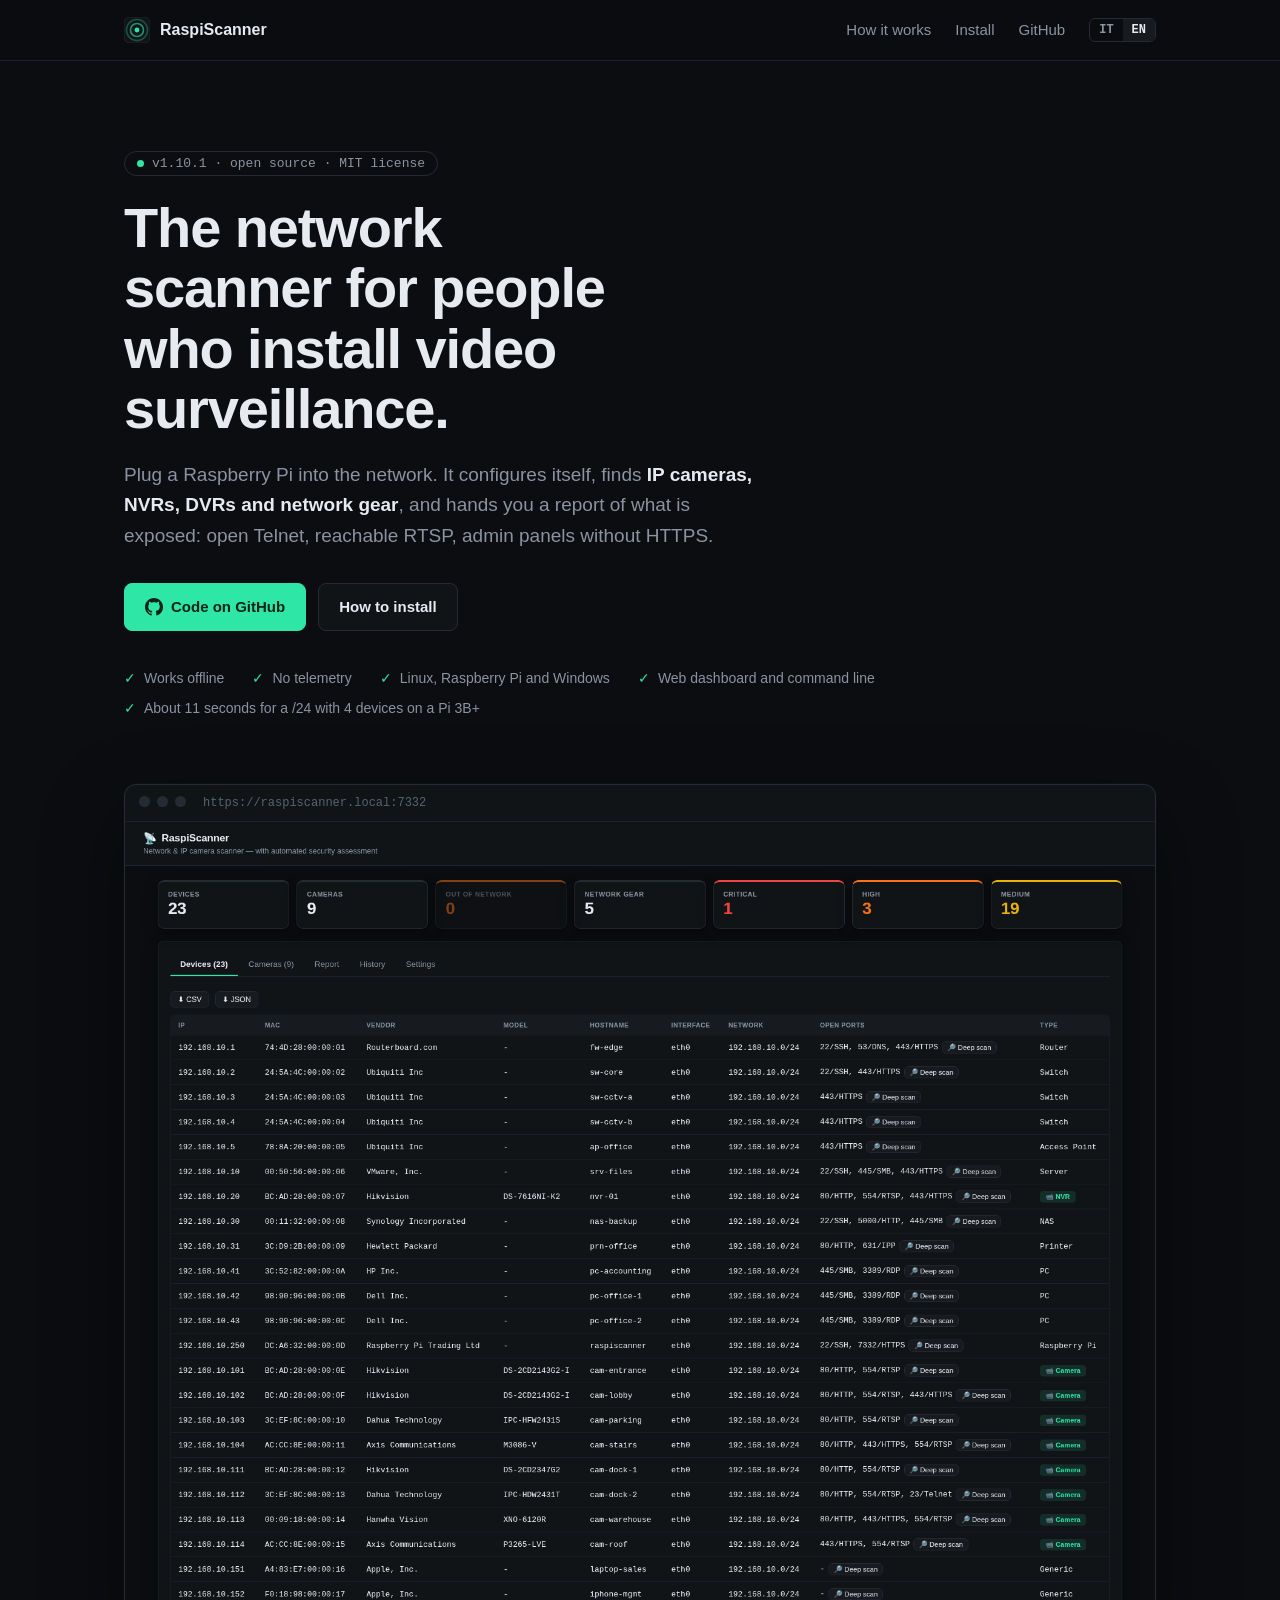
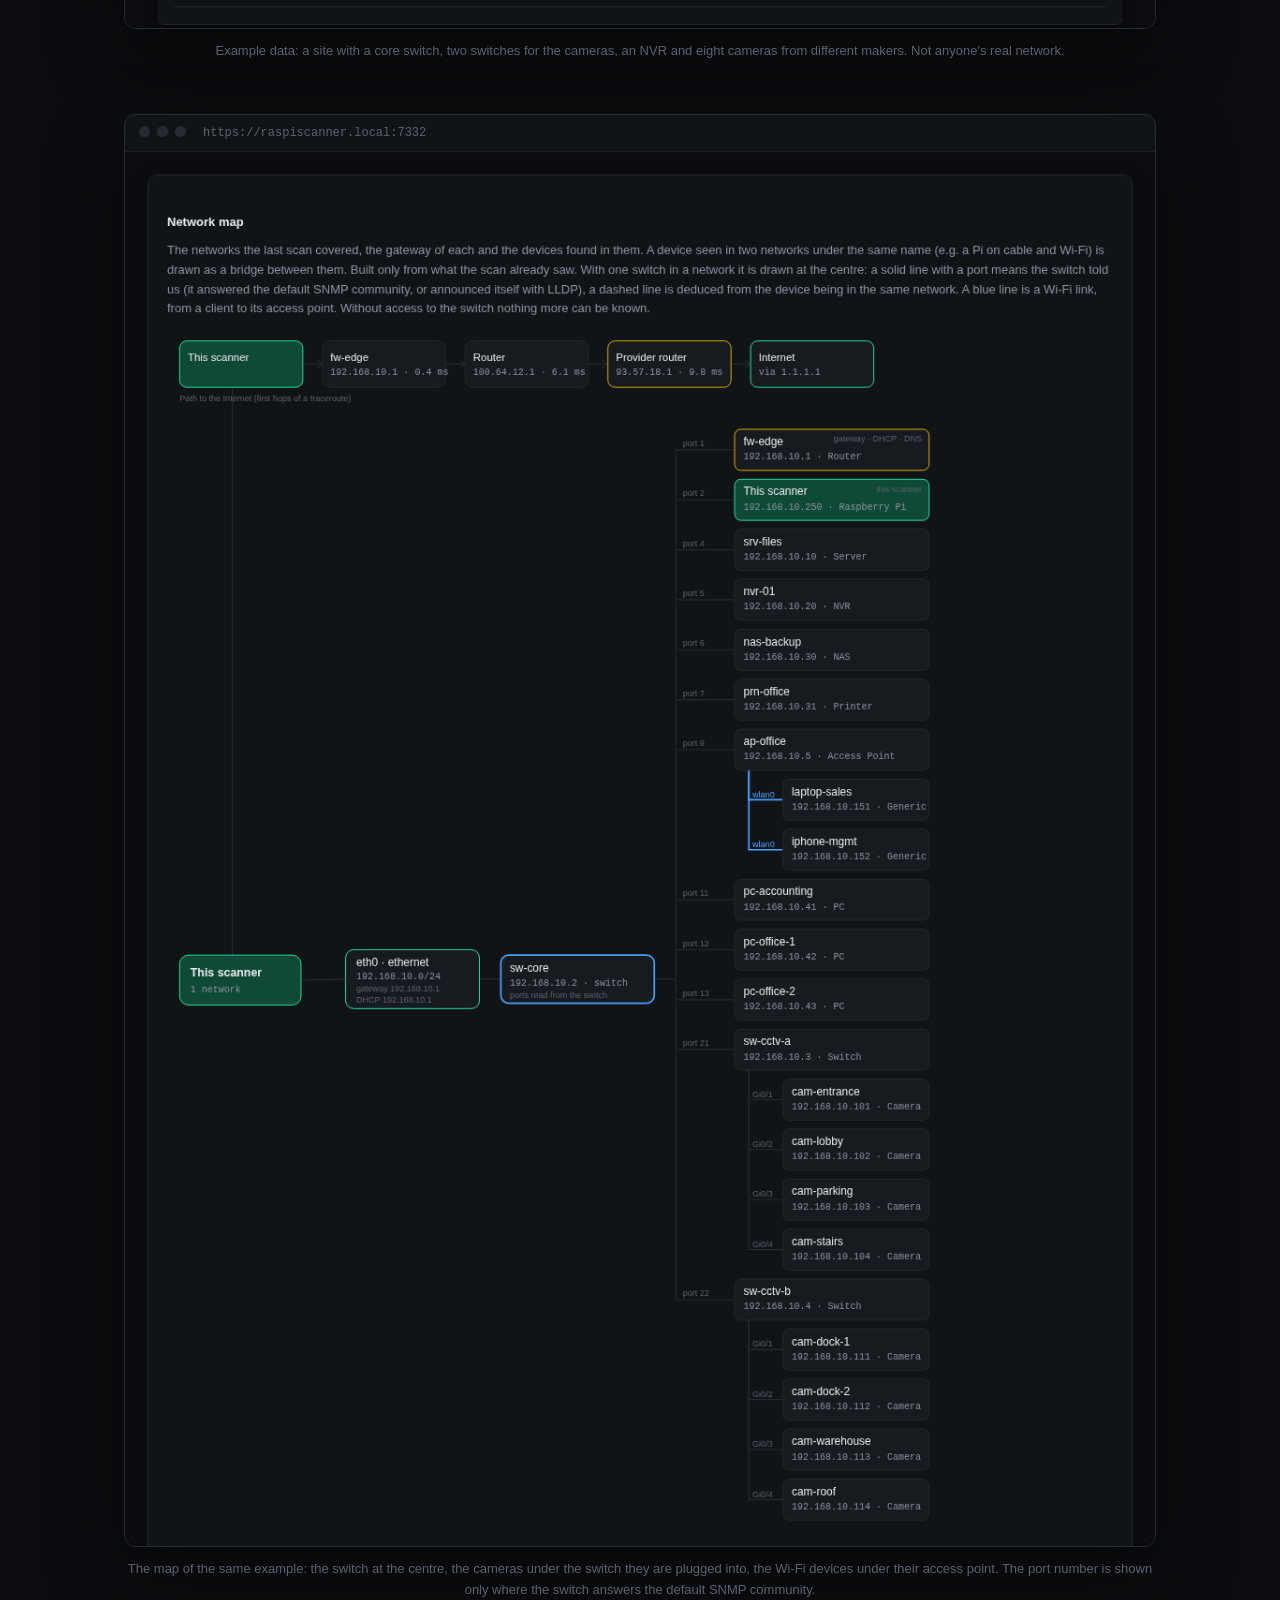
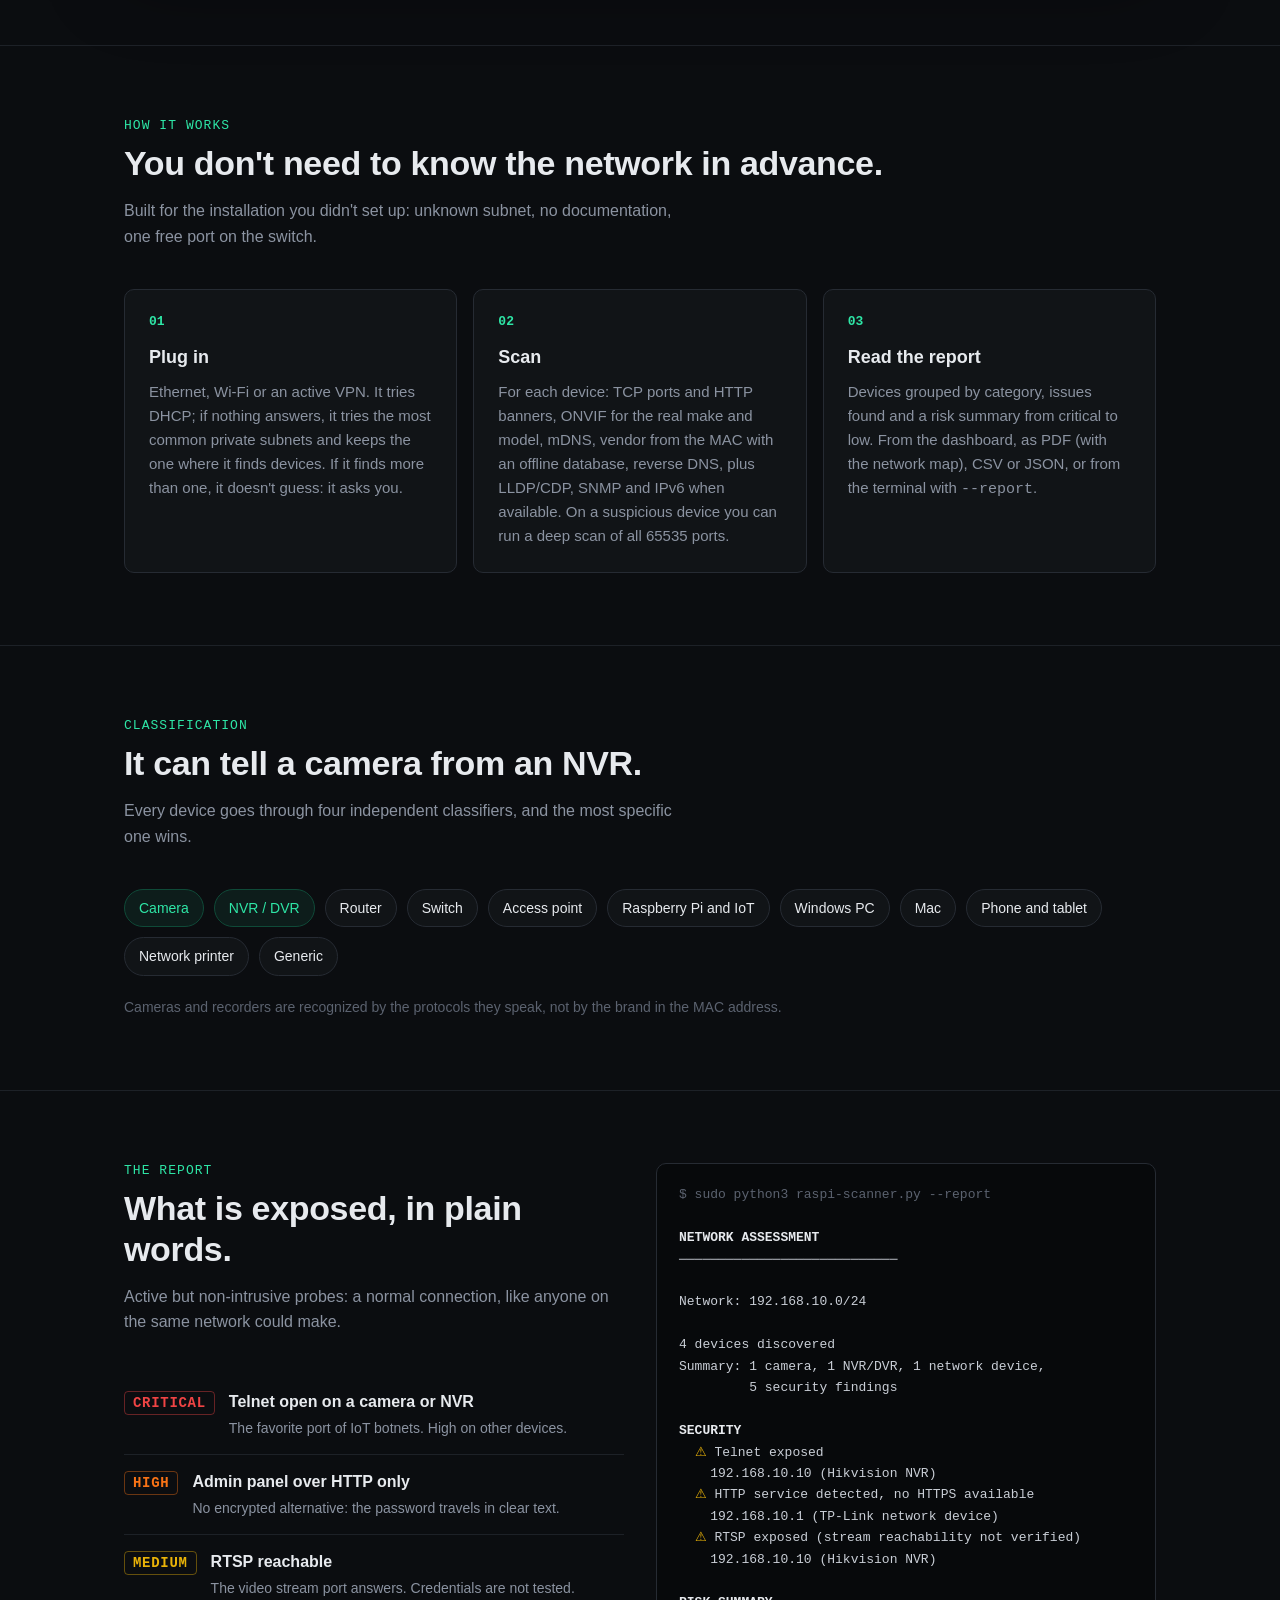
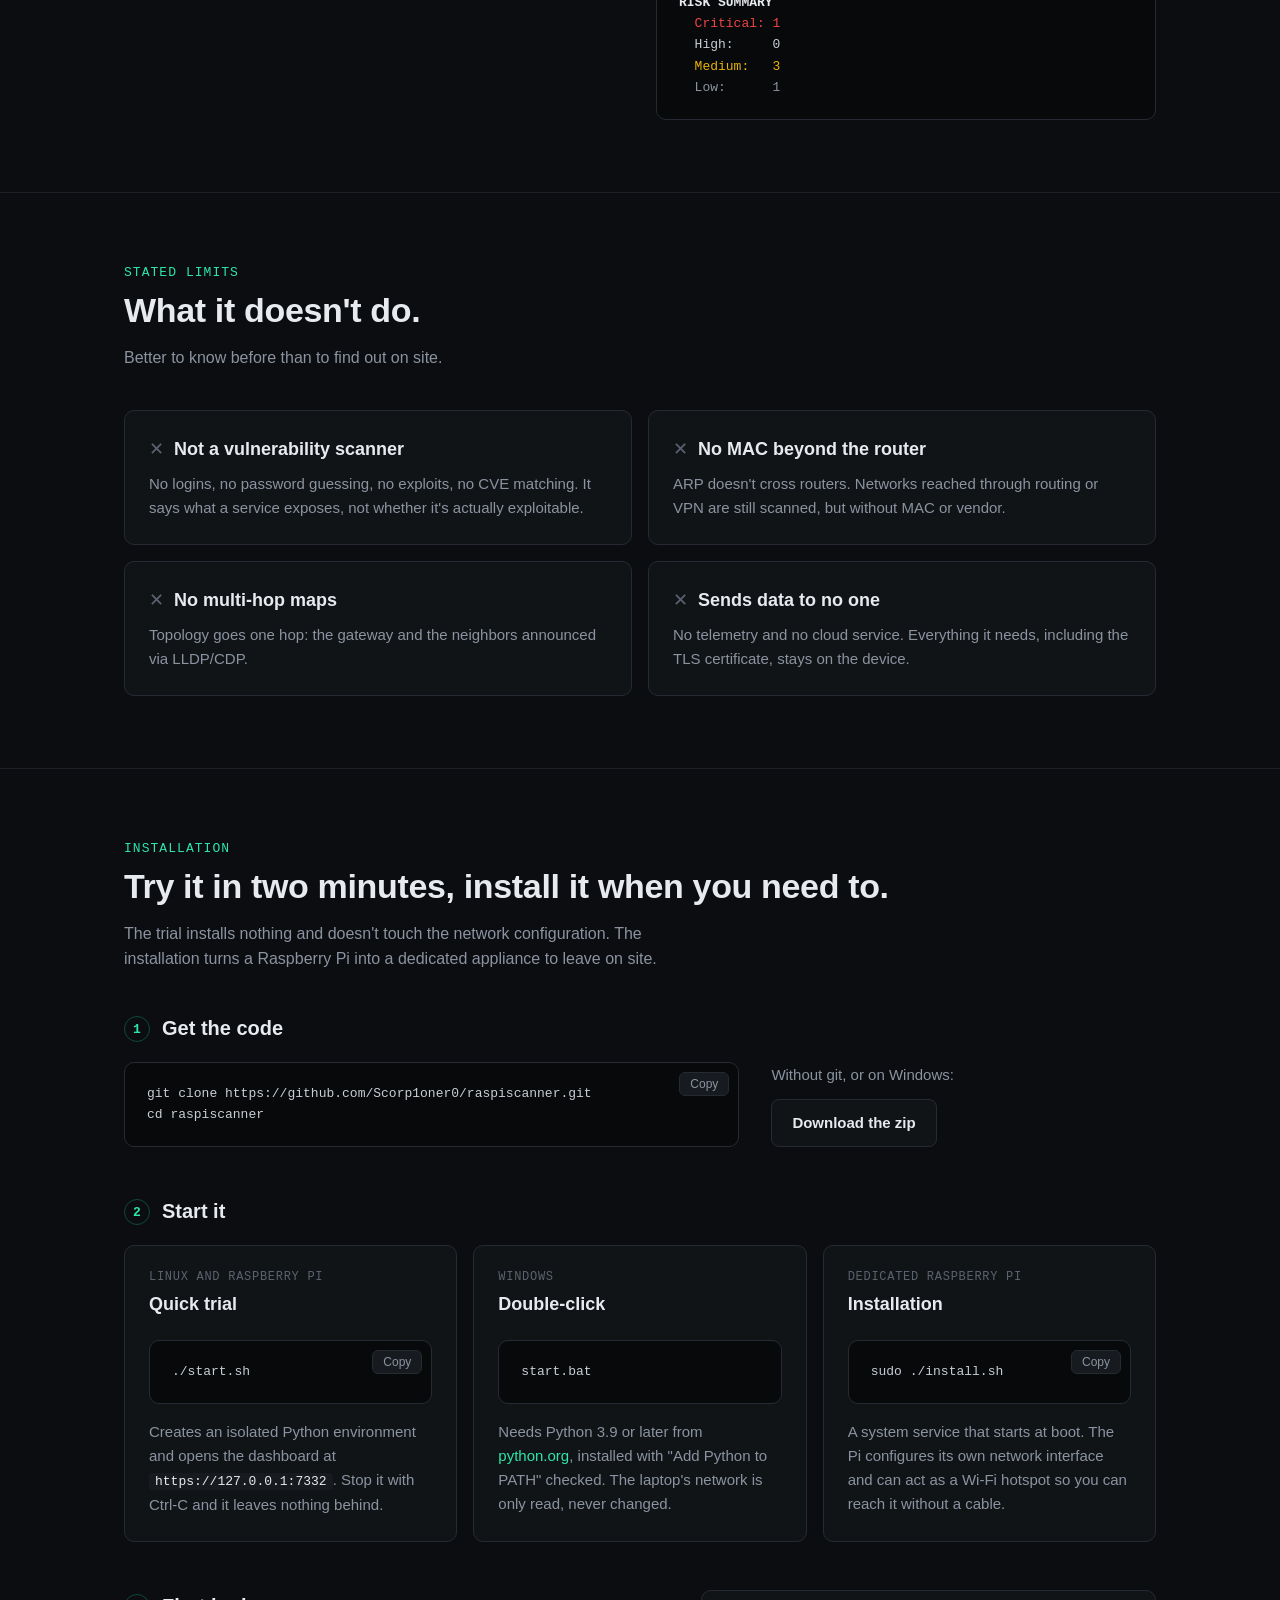
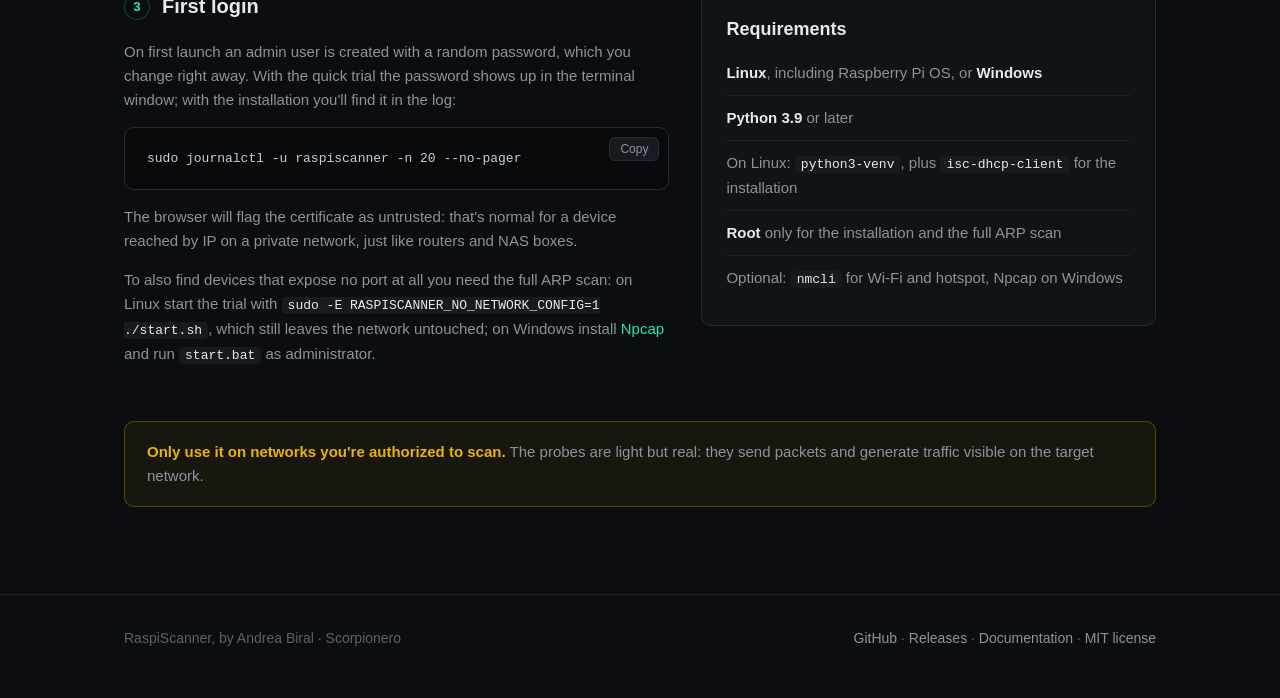
<file: index.html>
<!doctype html>
<html lang="it">
<head>
<meta charset="utf-8">
<meta name="viewport" content="width=device-width, initial-scale=1">
<title>RaspiScanner · scanner di rete per impianti di videosorveglianza</title>
<meta name="description" content="Scanner di rete open source per Raspberry Pi: trova telecamere IP, NVR e apparati di rete e segnala cosa è esposto. Offline, senza telemetria.">
<meta name="theme-color" content="#0b0d10">
<link rel="canonical" href="https://raspiscanner.it/">
<meta property="og:type" content="website">
<meta property="og:url" content="https://raspiscanner.it/">
<meta property="og:title" content="RaspiScanner">
<meta property="og:description" content="Scanner di rete per impianti di videosorveglianza: trova telecamere, NVR e apparati di rete e ti dice cosa è esposto.">
<meta property="og:site_name" content="RaspiScanner">
<meta property="og:image" content="https://raspiscanner.it/og-image.png">
<meta property="og:image:width" content="1200">
<meta property="og:image:height" content="630">
<meta property="og:image:alt" content="Dashboard di RaspiScanner con i dispositivi trovati e i problemi per gravità">
<meta name="twitter:card" content="summary_large_image">
<meta name="twitter:title" content="RaspiScanner · scanner di rete per impianti di videosorveglianza">
<meta name="twitter:description" content="Scanner di rete per impianti di videosorveglianza: trova telecamere, NVR e apparati di rete e ti dice cosa è esposto.">
<meta name="twitter:image" content="https://raspiscanner.it/og-image.png">
<meta name="robots" content="index, follow, max-image-preview:large">
<script type="application/ld+json">
{
  "@context": "https://schema.org",
  "@type": "SoftwareApplication",
  "name": "RaspiScanner",
  "url": "https://raspiscanner.it/",
  "inLanguage": "it",
  "description": "Scanner di rete open source per Raspberry Pi: trova telecamere IP, NVR e apparati di rete e segnala cosa è esposto. Offline, senza telemetria.",
  "applicationCategory": "SecurityApplication",
  "operatingSystem": "Linux, Raspberry Pi OS, Windows",
  "softwareVersion": "1.10.1",
  "license": "https://opensource.org/licenses/MIT",
  "isAccessibleForFree": true,
  "offers": {
    "@type": "Offer",
    "price": "0",
    "priceCurrency": "EUR"
  },
  "author": {
    "@type": "Person",
    "name": "Andrea Biral"
  },
  "downloadUrl": "https://github.com/Scorp1oner0/raspiscanner/archive/refs/heads/main.zip",
  "screenshot": "https://raspiscanner.it/dashboard.png",
  "sameAs": [
    "https://github.com/Scorp1oner0/raspiscanner"
  ]
}
</script>
<meta property="og:locale" content="it_IT">
<meta property="og:locale:alternate" content="en_US">
<link rel="alternate" hreflang="it" href="https://raspiscanner.it/">
<link rel="alternate" hreflang="en" href="https://raspiscanner.it/en/">
<link rel="alternate" hreflang="x-default" href="https://raspiscanner.it/en/">
<script>
(function () {
  var saved = null;
  try { saved = localStorage.getItem('raspiscanner-lang'); } catch (e) {}
  if (saved === 'it') return;
  var bot = /bot|crawl|spider|slurp|lighthouse/i.test(navigator.userAgent);
  var lang = ((navigator.languages && navigator.languages[0]) || navigator.language || '').toLowerCase();
  if (saved === 'en' || (!saved && !bot && lang && lang.indexOf('it') !== 0)) location.replace('en/');
})();
</script>
<link rel="icon" href="/favicon.ico" sizes="48x48">
<link rel="icon" href="/favicon.svg" type="image/svg+xml">
<link rel="apple-touch-icon" href="/apple-touch-icon.png">
<style>
:root {
  color-scheme: dark;
  --bg: #0b0d10;
  --panel: #111417;
  --panel-2: #171b20;
  --border: #262b33;
  --border-soft: #1d2127;
  --text: #e7eaee;
  --text-dim: #8b93a1;
  --text-faint: #5b626f;
  --accent: #2ee6a6;
  --accent-fg: #06231a;
  --accent-dim: #0f4a38;
  --critical: #ef4444;
  --high: #f97316;
  --medium: #eab308;
  --radius: 10px;
  --font-ui: -apple-system, BlinkMacSystemFont, "Segoe UI", Roboto, Helvetica, Arial, sans-serif;
  --font-mono: "SFMono-Regular", Consolas, "Liberation Mono", Menlo, monospace;
}
* { box-sizing: border-box; }
html { scroll-behavior: smooth; }
body {
  margin: 0;
  background: var(--bg);
  color: var(--text);
  font: 16px/1.6 var(--font-ui);
  -webkit-font-smoothing: antialiased;
}
a { color: var(--accent); text-decoration: none; }
a:hover { text-decoration: underline; }
code, pre { font-family: var(--font-mono); }
.wrap { max-width: 1080px; margin: 0 auto; padding: 0 24px; }

header.top {
  position: sticky; top: 0; z-index: 10;
  background: rgba(11, 13, 16, 0.86);
  backdrop-filter: blur(8px);
  border-bottom: 1px solid var(--border-soft);
}
header.top .wrap { display: flex; align-items: center; justify-content: space-between; height: 60px; }
.brand { display: flex; align-items: center; gap: 10px; color: var(--text); font-weight: 600; }
.brand:hover { text-decoration: none; }
.brand svg { width: 26px; height: 26px; }
nav { display: flex; align-items: center; gap: 24px; font-size: 15px; }
.lang { display: flex; border: 1px solid var(--border); border-radius: 6px; overflow: hidden; font: 600 12px var(--font-mono); }
.lang a { padding: 4px 9px; color: var(--text-dim); }
.lang a[aria-current] { background: var(--panel-2); color: var(--text); }
nav a { color: var(--text-dim); }
nav a:hover { color: var(--text); text-decoration: none; }

.hero { padding: 88px 0 56px; }
.eyebrow {
  display: inline-flex; gap: 8px; align-items: center;
  font: 13px var(--font-mono); color: var(--text-dim);
  border: 1px solid var(--border); border-radius: 999px; padding: 4px 12px;
}
.eyebrow .dot { width: 7px; height: 7px; border-radius: 50%; background: var(--accent); }
h1 {
  font-size: clamp(34px, 5.4vw, 56px); line-height: 1.08; letter-spacing: -0.02em;
  margin: 22px 0 20px; max-width: 16ch; font-weight: 700;
}
.lead { font-size: 19px; color: var(--text-dim); max-width: 60ch; margin: 0 0 32px; }
.lead strong { color: var(--text); font-weight: 600; }
.ctas { display: flex; flex-wrap: wrap; gap: 12px; }
.btn {
  display: inline-flex; align-items: center; gap: 8px;
  padding: 11px 20px; border-radius: 8px; font-weight: 600; font-size: 15px;
  border: 1px solid var(--border); color: var(--text); background: var(--panel);
}
.btn:hover { text-decoration: none; border-color: #333a45; background: var(--panel-2); }
.btn.primary { background: var(--accent); color: var(--accent-fg); border-color: var(--accent); }
.btn.primary:hover { background: #4aedb5; }
.btn svg { width: 18px; height: 18px; }
.facts {
  display: flex; flex-wrap: wrap; gap: 8px 28px; margin: 36px 0 0; padding: 0; list-style: none;
  font-size: 14px; color: var(--text-dim);
}
.facts li::before { content: "✓"; color: var(--accent); margin-right: 8px; }

.shot { padding: 8px 0 32px; }
.window {
  border: 1px solid var(--border); border-radius: 12px; overflow: hidden;
  background: var(--panel);
  box-shadow: 0 1px 2px rgba(0,0,0,.3), 0 30px 80px rgba(0,0,0,.45), 0 0 0 1px rgba(46,230,166,.04);
}
.window .bar { display: flex; gap: 7px; padding: 11px 14px; border-bottom: 1px solid var(--border-soft); }
.window .bar i { width: 11px; height: 11px; border-radius: 50%; background: #262b33; }
.window .bar span { margin-left: 10px; font: 12px var(--font-mono); color: var(--text-faint); }
.window img { display: block; width: 100%; height: auto; }
.caption { font-size: 13px; color: var(--text-faint); margin-top: 12px; text-align: center; }

section.block { padding: 72px 0; border-top: 1px solid var(--border-soft); }
.kicker { font: 13px var(--font-mono); color: var(--accent); text-transform: uppercase; letter-spacing: .08em; margin: 0 0 10px; }
h2 { font-size: clamp(26px, 3.4vw, 34px); line-height: 1.2; letter-spacing: -0.01em; margin: 0 0 14px; }
.sub { color: var(--text-dim); max-width: 62ch; margin: 0 0 40px; }

.steps { display: grid; grid-template-columns: repeat(3, 1fr); gap: 16px; counter-reset: step; }
.card {
  background: var(--panel); border: 1px solid var(--border); border-radius: var(--radius);
  padding: 24px;
}
.steps .card { counter-increment: step; }
.steps .card::before {
  content: counter(step, decimal-leading-zero);
  display: block; font: 600 13px var(--font-mono); color: var(--accent); margin-bottom: 14px;
}
.card h3 { margin: 0 0 8px; font-size: 18px; }
.card p { margin: 0; color: var(--text-dim); font-size: 15px; }

.chips { display: flex; flex-wrap: wrap; gap: 10px; margin: 0 0 20px; padding: 0; list-style: none; }
.chips li {
  font-size: 14px; padding: 7px 14px; border-radius: 999px;
  border: 1px solid var(--border); background: var(--panel); color: var(--text);
}
.chips li.hot { border-color: var(--accent-dim); background: rgba(46,230,166,.07); color: var(--accent); }
.note { font-size: 14px; color: var(--text-faint); margin: 0; }

.split { display: grid; grid-template-columns: 1fr 1fr; gap: 32px; align-items: start; }
pre.term {
  margin: 0; padding: 20px 22px; overflow-x: auto;
  background: #07090b; border: 1px solid var(--border); border-radius: var(--radius);
  font-size: 13px; line-height: 1.65; color: #c9ced6;
}
pre.term .p { color: var(--text-faint); }
pre.term .h { color: var(--text); font-weight: 600; }
pre.term .w { color: var(--medium); }
pre.term .c { color: var(--critical); }
pre.term .m { color: var(--medium); }
pre.term .l { color: var(--text-dim); }
.findings { margin: 0; padding: 0; list-style: none; }
.findings li { display: flex; gap: 14px; padding: 14px 0; border-bottom: 1px solid var(--border-soft); }
.findings li:last-child { border-bottom: 0; }
.sev {
  flex: none; align-self: flex-start; margin-top: 2px;
  font: 600 11px var(--font-mono); text-transform: uppercase; letter-spacing: .05em;
  padding: 3px 8px; border-radius: 4px; border: 1px solid;
}
.sev.c { color: var(--critical); border-color: rgba(239,68,68,.4); }
.sev.h { color: var(--high); border-color: rgba(249,115,22,.4); }
.sev.m { color: var(--medium); border-color: rgba(234,179,8,.4); }
.findings b { display: block; font-weight: 600; }
.findings span { color: var(--text-dim); font-size: 14px; }

.nots { display: grid; grid-template-columns: repeat(2, 1fr); gap: 16px; }
.nots .card h3::before { content: "✕"; color: var(--text-faint); margin-right: 10px; font-weight: 400; }

.install { display: grid; grid-template-columns: 1.2fr 1fr; gap: 32px; align-items: start; }
.split > *, .install > *, .steps > *, .nots > *, .options > *, .fetch > * { min-width: 0; }
.num {
  display: inline-grid; place-items: center; width: 26px; height: 26px; margin-right: 12px;
  border-radius: 50%; border: 1px solid var(--accent-dim); color: var(--accent);
  font: 600 13px var(--font-mono); vertical-align: 2px;
}
.step-title { font-size: 20px; margin: 48px 0 18px; }
.fetch { display: grid; grid-template-columns: 1.6fr 1fr; gap: 32px; align-items: end; }
.fetch h3 { font-size: 20px; margin: 0 0 18px; }
.fetch .cmd { margin: 0; }
.or p { color: var(--text-dim); font-size: 15px; margin: 0 0 12px; }
.options { display: grid; grid-template-columns: repeat(3, 1fr); gap: 16px; }
.options .card { display: flex; flex-direction: column; }
.options .cmd { margin: 14px 0 16px; }
.options .card p:last-child { margin-top: 0; }
.tag { font: 12px var(--font-mono) !important; color: var(--text-faint) !important; text-transform: uppercase; letter-spacing: .06em; margin: 0 0 6px !important; }
.options code, .install p code { font-size: 13px; background: var(--panel-2); padding: 1px 6px; border-radius: 4px; color: var(--text); }
.options + .install { margin-top: 48px; }
.install .step-title { margin-top: 0; }
.cmd { position: relative; margin: 0 0 14px; }
.cmd pre.term { padding-right: 84px; }
.copy {
  position: absolute; top: 10px; right: 10px;
  font: 12px var(--font-ui); color: var(--text-dim); background: var(--panel-2);
  border: 1px solid var(--border); border-radius: 6px; padding: 4px 10px; cursor: pointer;
}
.copy:hover { color: var(--text); }
.req { margin: 0; padding: 0; list-style: none; }
.req li { padding: 10px 0; border-bottom: 1px solid var(--border-soft); color: var(--text-dim); font-size: 15px; }
.req li:last-child { border-bottom: 0; }
.req b { color: var(--text); font-weight: 600; }
.req code, .install p code { font-size: 13px; background: var(--panel-2); padding: 1px 6px; border-radius: 4px; color: var(--text); }
.install p { color: var(--text-dim); font-size: 15px; }

.warn {
  margin-top: 40px; padding: 18px 22px; border-radius: var(--radius);
  border: 1px solid rgba(234,179,8,.3); background: rgba(234,179,8,.06);
  color: var(--text-dim); font-size: 15px;
}
.warn b { color: var(--medium); }

footer { border-top: 1px solid var(--border-soft); padding: 32px 0 48px; color: var(--text-faint); font-size: 14px; }
footer .wrap { display: flex; flex-wrap: wrap; gap: 12px 28px; justify-content: space-between; }
footer a { color: var(--text-dim); }

@media (max-width: 860px) {
  .steps, .split, .install, .nots, .options, .fetch { grid-template-columns: 1fr; }
  .hero { padding: 56px 0 40px; }
  section.block { padding: 56px 0; }
}
@media (max-width: 560px) {
  .wrap { padding: 0 16px; }
  nav a.opt { display: none; }
  nav { gap: 16px; }
  .lead { font-size: 17px; }
  .btn { flex: 1 1 auto; justify-content: center; }
  .window .bar span { display: none; }
}
</style>
</head>
<body>

<header class="top">
  <div class="wrap">
    <a class="brand" href="#">
      <svg viewBox="0 0 32 32" aria-hidden="true"><rect width="32" height="32" rx="7" fill="#111417" stroke="#262b33"/><circle cx="16" cy="16" r="3" fill="#2ee6a6"/><circle cx="16" cy="16" r="8" fill="none" stroke="#2ee6a6" stroke-width="2" opacity=".6"/><circle cx="16" cy="16" r="13" fill="none" stroke="#2ee6a6" stroke-width="2" opacity=".3"/></svg>
      RaspiScanner
    </a>
    <nav>
      <a class="opt" href="#come-funziona">Come funziona</a>
      <a href="#installa">Installa</a>
      <a href="https://github.com/Scorp1oner0/raspiscanner">GitHub</a>
      <span class="lang"><a href="./" data-lang="it" aria-current="page">IT</a><a href="en/" data-lang="en" hreflang="en" lang="en">EN</a></span>
    </nav>
  </div>
</header>

<main>
  <section class="hero">
    <div class="wrap">
      <span class="eyebrow"><span class="dot"></span>v1.10.1 · open source · licenza MIT</span>
      <h1>Lo scanner di rete per chi installa videosorveglianza.</h1>
      <p class="lead">Colleghi un Raspberry Pi alla rete. Si configura da solo, trova <strong>telecamere IP, NVR, DVR e apparati di rete</strong>, e ti consegna un report con quello che è esposto: Telnet aperto, RTSP raggiungibile, pannelli di amministrazione senza HTTPS.</p>
      <div class="ctas">
        <a class="btn primary" href="https://github.com/Scorp1oner0/raspiscanner">
          <svg viewBox="0 0 16 16" fill="currentColor" aria-hidden="true"><path d="M8 0C3.58 0 0 3.58 0 8c0 3.54 2.29 6.53 5.47 7.59.4.07.55-.17.55-.38 0-.19-.01-.82-.01-1.49-2.01.37-2.53-.49-2.69-.94-.09-.23-.48-.94-.82-1.13-.28-.15-.68-.52-.01-.53.63-.01 1.08.58 1.23.82.72 1.21 1.87.87 2.33.66.07-.52.28-.87.51-1.07-1.78-.2-3.64-.89-3.64-3.95 0-.87.31-1.59.82-2.15-.08-.2-.36-1.02.08-2.12 0 0 .67-.21 2.2.82.64-.18 1.32-.27 2-.27.68 0 1.36.09 2 .27 1.53-1.04 2.2-.82 2.2-.82.44 1.1.16 1.92.08 2.12.51.56.82 1.27.82 2.15 0 3.07-1.87 3.75-3.65 3.95.29.25.54.73.54 1.48 0 1.07-.01 1.93-.01 2.2 0 .21.15.46.55.38A8.013 8.013 0 0016 8c0-4.42-3.58-8-8-8z"/></svg>
          Codice su GitHub
        </a>
        <a class="btn" href="#installa">Come si installa</a>
      </div>
      <ul class="facts">
        <li>Funziona offline</li>
        <li>Nessuna telemetria</li>
        <li>Linux, Raspberry Pi e Windows</li>
        <li>Dashboard web e riga di comando</li>
        <li>Circa 11 secondi per una /24 con 4 dispositivi su un Pi 3B+</li>
      </ul>
    </div>
  </section>

  <section class="shot">
    <div class="wrap">
      <div class="window">
        <div class="bar"><i></i><i></i><i></i><span>https://raspiscanner.local:7332</span></div>
        <img src="dashboard.png" width="1700" height="1330" alt="Dashboard di RaspiScanner: contatori di dispositivi, telecamere e problemi per gravità e tabella dei dispositivi trovati in una rete di esempio con switch, NVR e otto telecamere">
      </div>
      <p class="caption">Dati di esempio: un sito con uno switch centrale, due switch per le telecamere, un NVR e otto telecamere di marche diverse. Non è la rete di nessuno.</p>
    </div>
  </section>

  <section class="shot">
    <div class="wrap">
      <div class="window">
        <div class="bar"><i></i><i></i><i></i><span>https://raspiscanner.local:7332</span></div>
        <img src="network-map.png" width="1100" height="1488" alt="La mappa della rete di esempio: lo switch al centro con ogni apparecchio sulla sua porta, le telecamere sotto gli switch a cui sono collegate e i dispositivi Wi-Fi sotto il loro access point" loading="lazy">
      </div>
      <p class="caption">La mappa dello stesso esempio: lo switch al centro, le telecamere sotto lo switch a cui sono collegate, i dispositivi Wi-Fi sotto il loro access point. Il numero di porta si legge solo dove lo switch risponde alla community SNMP di fabbrica.</p>
    </div>
  </section>

  <section class="block" id="come-funziona">
    <div class="wrap">
      <p class="kicker">Come funziona</p>
      <h2>Non devi sapere in anticipo com'è fatta la rete.</h2>
      <p class="sub">Pensato per l'impianto che non hai installato tu: subnet sconosciuta, nessuna documentazione, un cavo libero sullo switch.</p>
      <div class="steps">
        <div class="card">
          <h3>Collega</h3>
          <p>Ethernet, Wi-Fi o una VPN attiva. Prova il DHCP; se non arriva, prova le subnet private più comuni e tiene quella dove trova dispositivi. Se ne trova più di una, non tira a indovinare e chiede a te.</p>
        </div>
        <div class="card">
          <h3>Scansiona</h3>
          <p>Per ogni dispositivo: porte TCP e banner HTTP, ONVIF per marca e modello reali, mDNS, produttore dal MAC con un database offline, DNS inverso, e se disponibili LLDP/CDP, SNMP e IPv6. Su un apparato sospetto puoi lanciare uno scan approfondito di tutte le 65535 porte.</p>
        </div>
        <div class="card">
          <h3>Leggi il report</h3>
          <p>Dispositivi divisi per categoria, problemi trovati e un riepilogo del rischio da critico a basso. Dalla dashboard, in PDF (con la mappa della rete), CSV o JSON, oppure da terminale con <code>--report</code>.</p>
        </div>
      </div>
    </div>
  </section>

  <section class="block">
    <div class="wrap">
      <p class="kicker">Classificazione</p>
      <h2>Sa distinguere una telecamera da un NVR.</h2>
      <p class="sub">Ogni dispositivo passa da quattro classificatori indipendenti e vince il più specifico.</p>
      <ul class="chips">
        <li class="hot">Telecamera</li>
        <li class="hot">NVR / DVR</li>
        <li>Router</li>
        <li>Switch</li>
        <li>Access point</li>
        <li>Raspberry Pi e IoT</li>
        <li>PC Windows</li>
        <li>Mac</li>
        <li>Telefono e tablet</li>
        <li>Stampante di rete</li>
        <li>Generico</li>
      </ul>
      <p class="note">Telecamere e registratori si riconoscono dai protocolli che parlano, non dalla marca scritta nel MAC.</p>
    </div>
  </section>

  <section class="block">
    <div class="wrap split">
      <div>
        <p class="kicker">Il report</p>
        <h2>Cosa è esposto, scritto in chiaro.</h2>
        <p class="sub">Sonde attive ma non invasive: una connessione normale, come farebbe chiunque sulla stessa rete.</p>
        <ul class="findings">
          <li><span class="sev c">Critico</span><div><b>Telnet aperto su telecamera o NVR</b><span>La porta preferita dalle botnet IoT. Su altri dispositivi è alto.</span></div></li>
          <li><span class="sev h">Alto</span><div><b>Pannello di amministrazione solo in HTTP</b><span>Nessuna alternativa cifrata: la password passa in chiaro.</span></div></li>
          <li><span class="sev m">Medio</span><div><b>RTSP raggiungibile</b><span>La porta del flusso video risponde. Le credenziali non vengono provate.</span></div></li>
        </ul>
      </div>
      <pre class="term"><span class="p">$ sudo python3 raspi-scanner.py --report</span>

<span class="h">NETWORK ASSESSMENT</span>
────────────────────────────

Network: 192.168.10.0/24

4 devices discovered
Summary: 1 camera, 1 NVR/DVR, 1 network device,
         5 security findings

<span class="h">SECURITY</span>
  <span class="w">⚠</span> Telnet exposed
    192.168.10.10 (Hikvision NVR)
  <span class="w">⚠</span> HTTP service detected, no HTTPS available
    192.168.10.1 (TP-Link network device)
  <span class="w">⚠</span> RTSP exposed (stream reachability not verified)
    192.168.10.10 (Hikvision NVR)

<span class="h">RISK SUMMARY</span>
  <span class="c">Critical: 1</span>
  High:     0
  <span class="m">Medium:   3</span>
  <span class="l">Low:      1</span></pre>
    </div>
  </section>

  <section class="block">
    <div class="wrap">
      <p class="kicker">Limiti dichiarati</p>
      <h2>Cosa non fa.</h2>
      <p class="sub">Meglio saperlo prima che scoprirlo in campo.</p>
      <div class="nots">
        <div class="card"><h3>Non è un vulnerability scanner</h3><p>Niente login, niente prove di password, niente exploit, niente confronto con le CVE. Dice cosa un servizio espone, non se è davvero sfruttabile.</p></div>
        <div class="card"><h3>Non vede il MAC oltre il router</h3><p>L'ARP non attraversa i router. Le reti raggiunte via routing o VPN si scansionano lo stesso, ma senza MAC e senza produttore.</p></div>
        <div class="card"><h3>Non disegna mappe su più livelli</h3><p>La topologia arriva a un salto: il gateway e i vicini annunciati via LLDP/CDP.</p></div>
        <div class="card"><h3>Non manda dati a nessuno</h3><p>Nessuna telemetria e nessun servizio cloud. Tutto quello che serve, compreso il certificato TLS, resta sul dispositivo.</p></div>
      </div>
    </div>
  </section>

  <section class="block" id="installa">
    <div class="wrap">
      <p class="kicker">Installazione</p>
      <h2>Provalo in due minuti, installalo quando serve.</h2>
      <p class="sub">La prova non installa niente e non tocca la configurazione di rete. L'installazione trasforma un Raspberry Pi in un apparato dedicato, da lasciare sull'impianto.</p>

      <div class="fetch">
        <div>
          <h3><span class="num">1</span>Scarica il codice</h3>
          <div class="cmd">
            <pre class="term" id="cmd-clone">git clone https://github.com/Scorp1oner0/raspiscanner.git
cd raspiscanner</pre>
            <button class="copy" type="button" data-copy="cmd-clone">Copia</button>
          </div>
        </div>
        <div class="or">
          <p>Senza git, o su Windows:</p>
          <a class="btn" href="https://github.com/Scorp1oner0/raspiscanner/archive/refs/heads/main.zip">Scarica lo zip</a>
        </div>
      </div>

      <h3 class="step-title"><span class="num">2</span>Avvialo</h3>
      <div class="options">
        <div class="card">
          <p class="tag">Linux e Raspberry Pi</p>
          <h3>Prova rapida</h3>
          <div class="cmd">
            <pre class="term" id="cmd-start">./start.sh</pre>
            <button class="copy" type="button" data-copy="cmd-start">Copia</button>
          </div>
          <p>Crea un ambiente Python isolato e apre la dashboard su <code>https://127.0.0.1:7332</code>. Si ferma con Ctrl-C e non lascia niente dietro di sé.</p>
        </div>
        <div class="card">
          <p class="tag">Windows</p>
          <h3>Doppio click</h3>
          <div class="cmd">
            <pre class="term">start.bat</pre>
          </div>
          <p>Serve Python 3.9 o successivo da <a href="https://www.python.org/downloads/">python.org</a>, installato con la spunta su "Add Python to PATH". La rete del portatile viene solo letta, mai modificata.</p>
        </div>
        <div class="card">
          <p class="tag">Raspberry Pi dedicato</p>
          <h3>Installazione</h3>
          <div class="cmd">
            <pre class="term" id="cmd-install">sudo ./install.sh</pre>
            <button class="copy" type="button" data-copy="cmd-install">Copia</button>
          </div>
          <p>Servizio di sistema che parte al boot. Il Pi si configura da solo la scheda di rete e può fare da hotspot Wi-Fi per raggiungerlo senza cavo.</p>
        </div>
      </div>

      <div class="install">
        <div>
          <h3 class="step-title"><span class="num">3</span>Primo accesso</h3>
          <p>Al primo avvio viene creato un utente amministratore con una password casuale, che va cambiata subito. Con la prova rapida la password compare nella finestra del terminale; con l'installazione la trovi nel log:</p>
          <div class="cmd">
            <pre class="term" id="cmd-log">sudo journalctl -u raspiscanner -n 20 --no-pager</pre>
            <button class="copy" type="button" data-copy="cmd-log">Copia</button>
          </div>
          <p>Il browser segnalerà il certificato come non attendibile: è normale per un apparato raggiunto via IP su una rete privata, come succede con router e NAS.</p>
          <p>Per trovare anche i dispositivi che non espongono nessuna porta serve lo scan ARP completo: su Linux avvia la prova con <code>sudo -E RASPISCANNER_NO_NETWORK_CONFIG=1 ./start.sh</code>, che resta comunque senza toccare la rete; su Windows installa <a href="https://npcap.com">Npcap</a> e avvia <code>start.bat</code> come amministratore.</p>
        </div>
        <div class="card">
          <h3>Requisiti</h3>
          <ul class="req">
            <li><b>Linux</b>, compreso Raspberry Pi OS, oppure <b>Windows</b></li>
            <li><b>Python 3.9</b> o successivo</li>
            <li>Su Linux: <code>python3-venv</code>, e <code>isc-dhcp-client</code> per l'installazione</li>
            <li><b>Root</b> solo per l'installazione e per lo scan ARP completo</li>
            <li>Facoltativi: <code>nmcli</code> per Wi-Fi e hotspot, Npcap su Windows</li>
          </ul>
        </div>
      </div>
    </div>
    <div class="wrap">
      <p class="warn"><b>Usalo solo su reti che sei autorizzato a scansionare.</b> Le sonde sono leggere ma reali: mandano pacchetti e generano traffico visibile sulla rete di destinazione.</p>
    </div>
  </section>
</main>

<footer>
  <div class="wrap">
    <span>RaspiScanner, di Andrea Biral · Scorpionero</span>
    <span><a href="https://github.com/Scorp1oner0/raspiscanner">GitHub</a> · <a href="https://github.com/Scorp1oner0/raspiscanner/releases">Versioni</a> · <a href="https://github.com/Scorp1oner0/raspiscanner#readme">Documentazione (in inglese)</a> · <a href="https://github.com/Scorp1oner0/raspiscanner/blob/main/LICENSE">Licenza MIT</a></span>
  </div>
</footer>

<script>
document.querySelectorAll('[data-lang]').forEach(function (a) {
  a.addEventListener('click', function () {
    try { localStorage.setItem('raspiscanner-lang', a.dataset.lang); } catch (e) {}
  });
});
document.querySelectorAll('.copy').forEach(function (b) {
  b.addEventListener('click', function () {
    var t = document.getElementById(b.dataset.copy).textContent;
    navigator.clipboard.writeText(t).then(function () {
      b.textContent = 'Copiato';
      setTimeout(function () { b.textContent = 'Copia'; }, 1500);
    });
  });
});
</script>
</body>
</html>
</file>
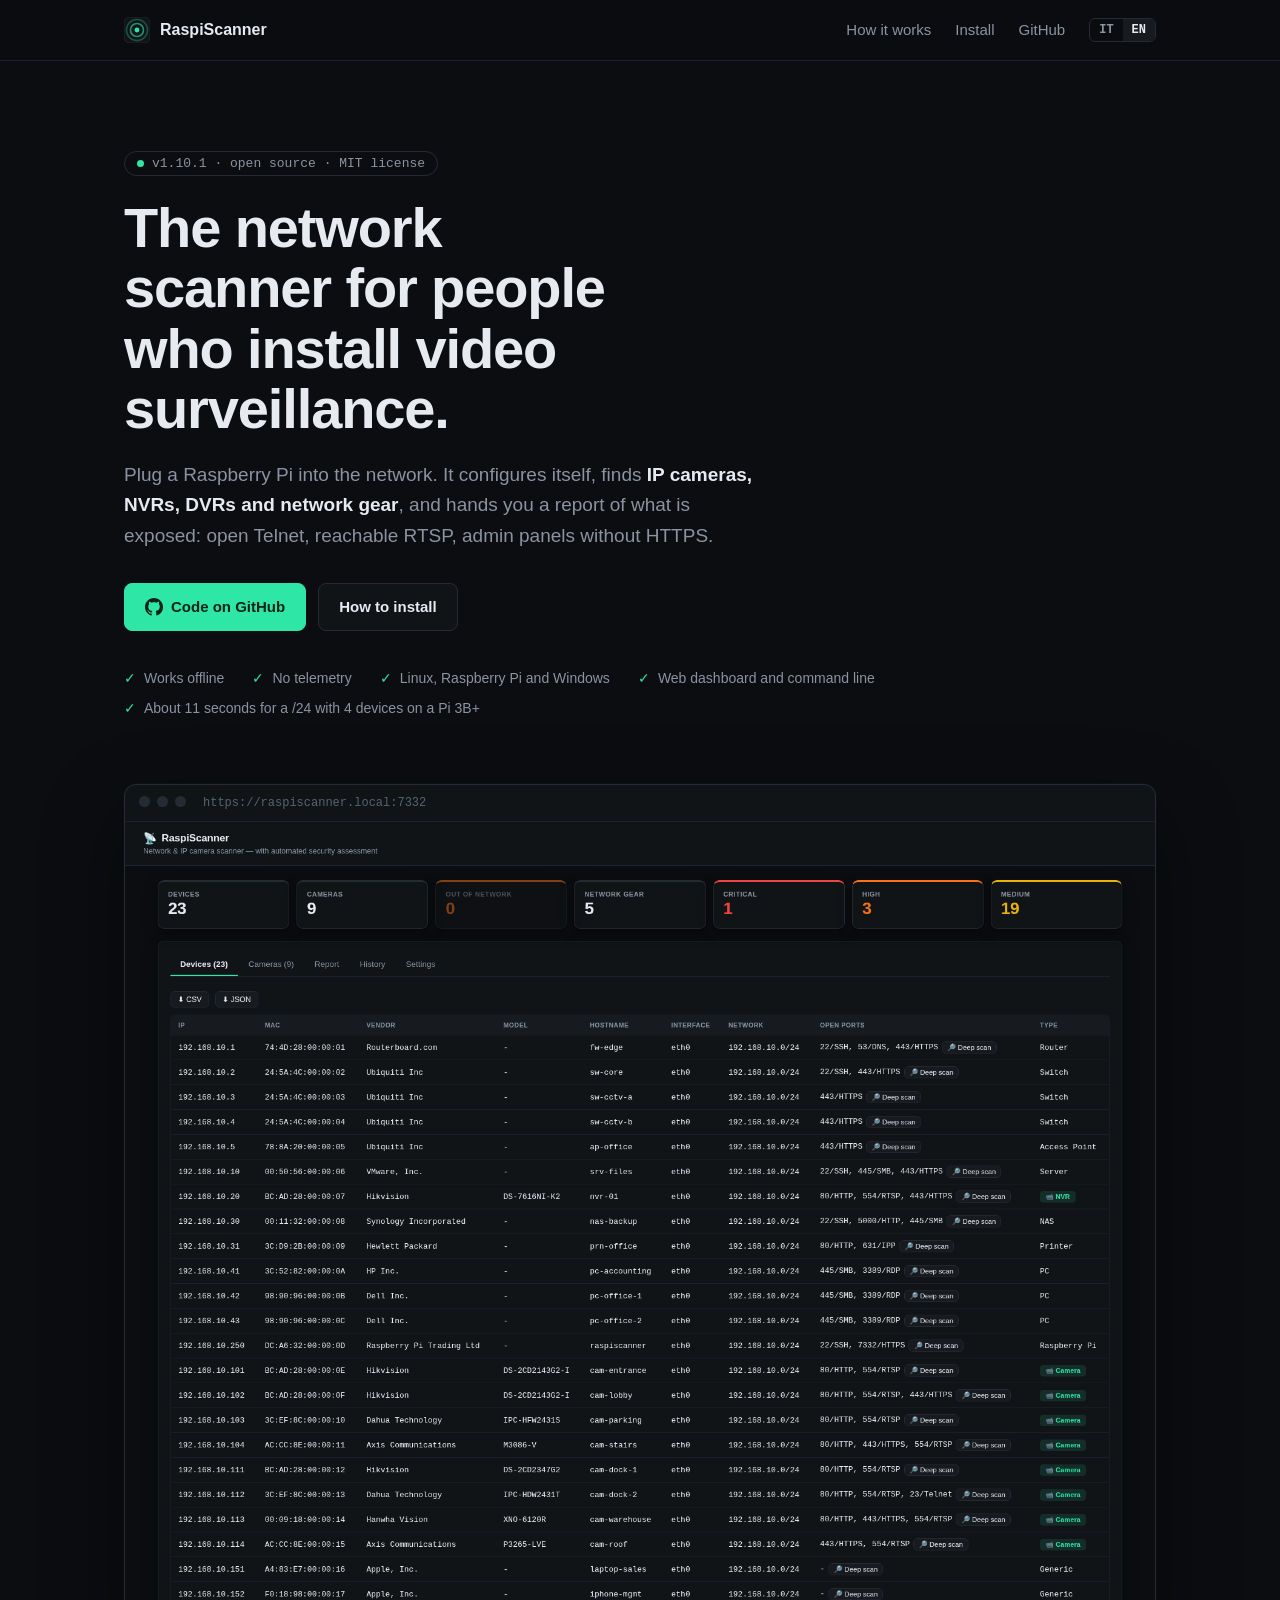
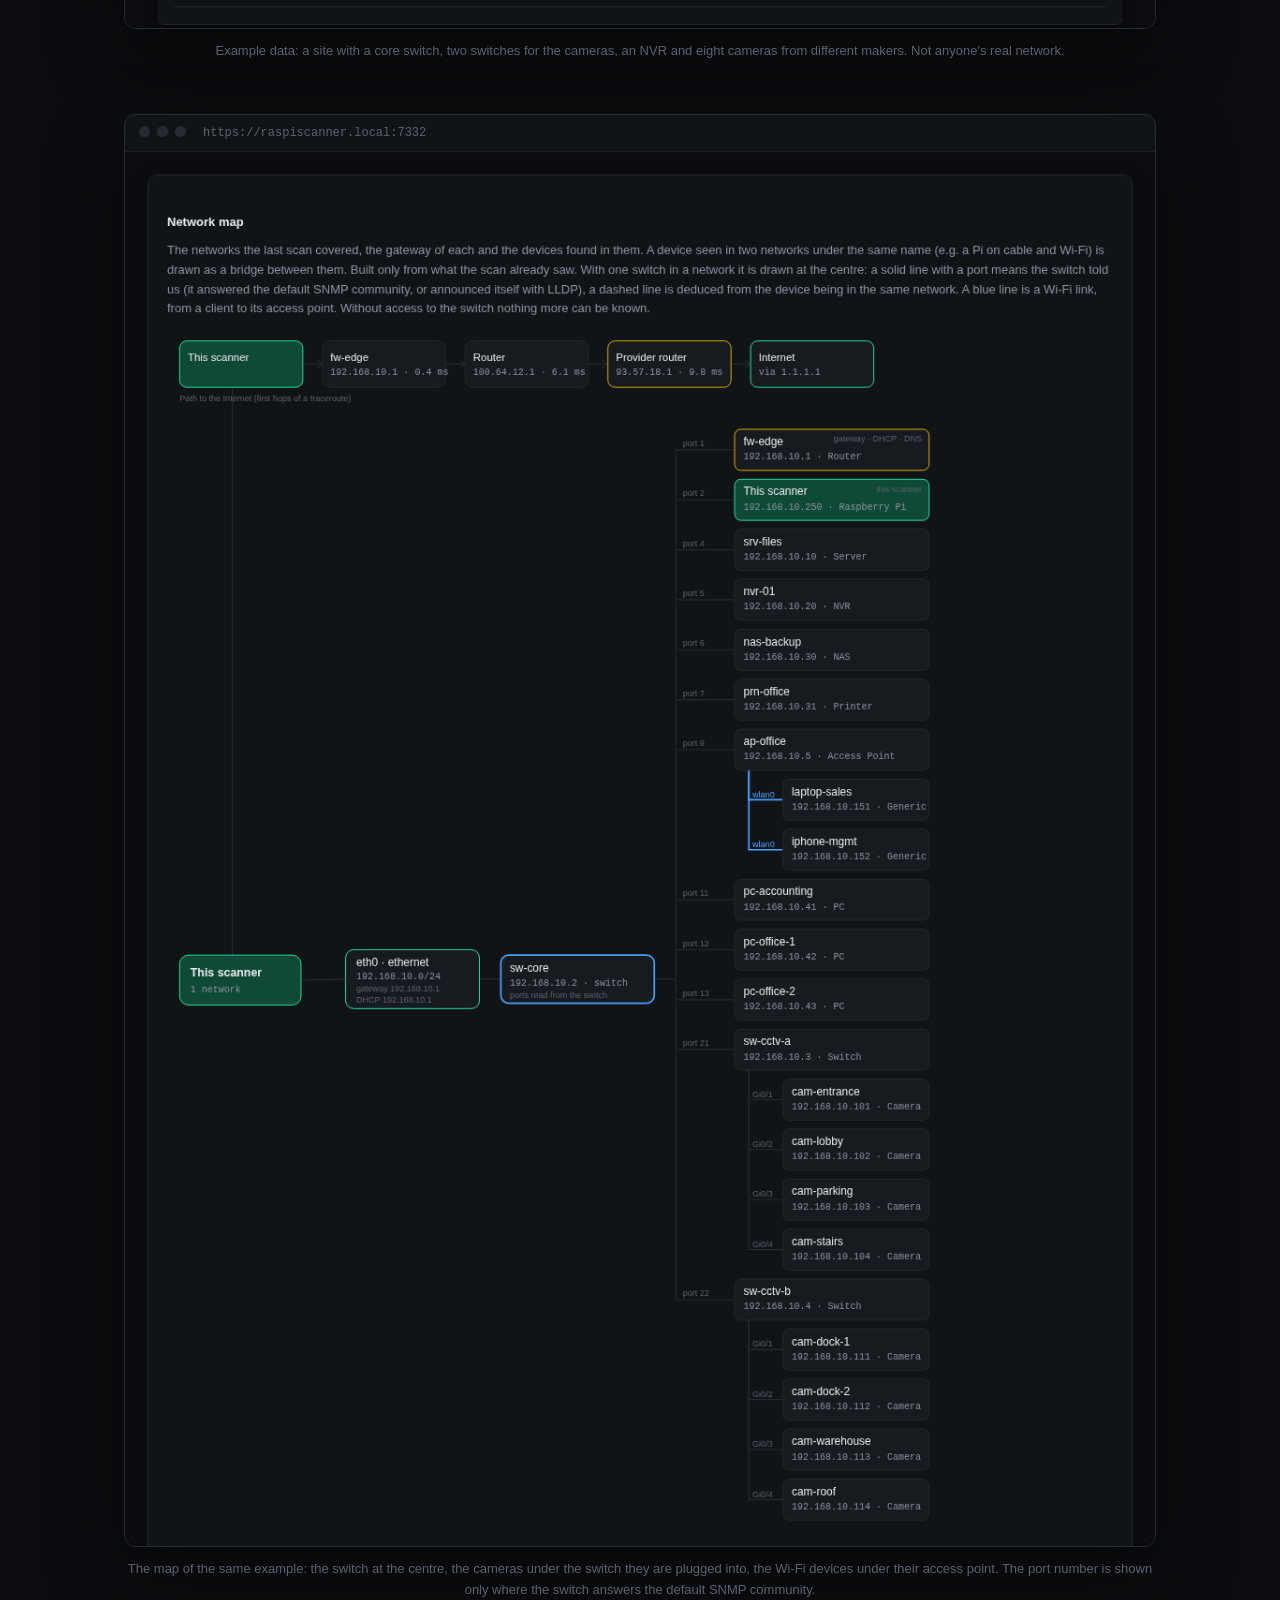
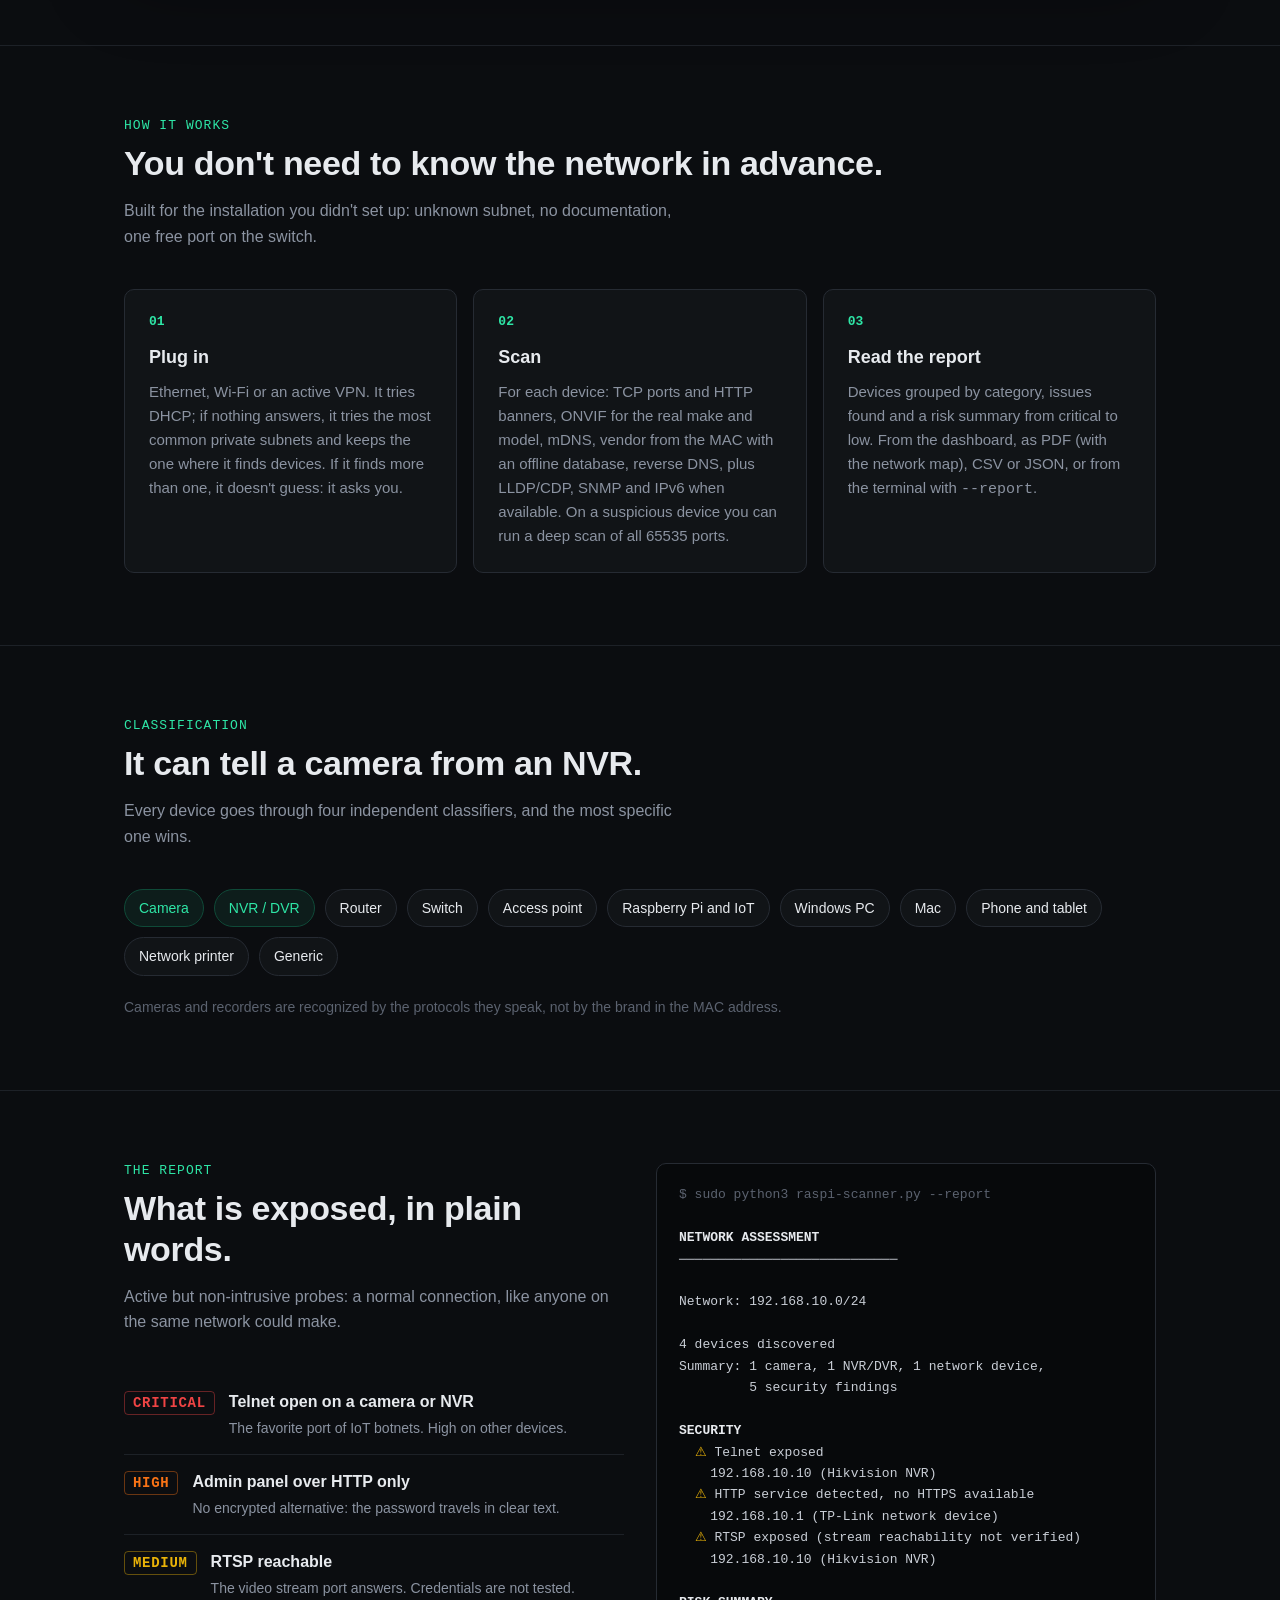
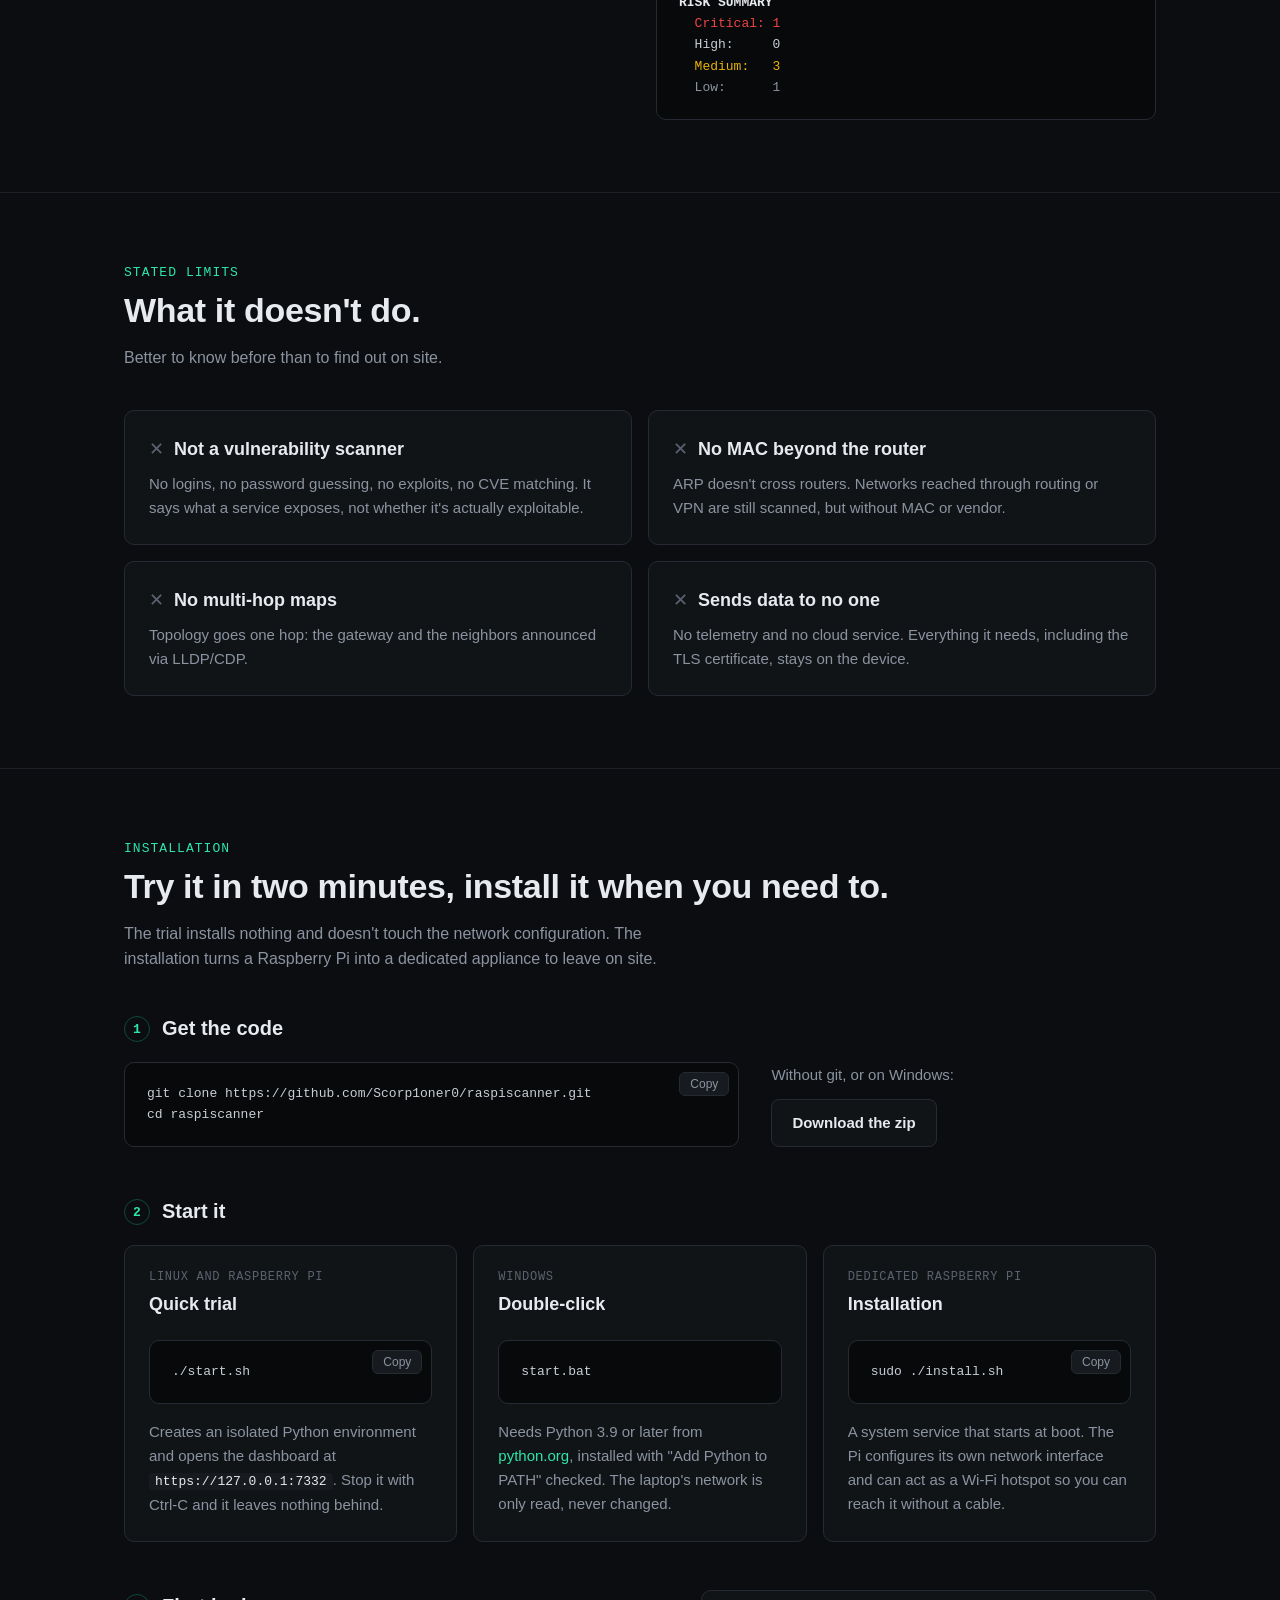
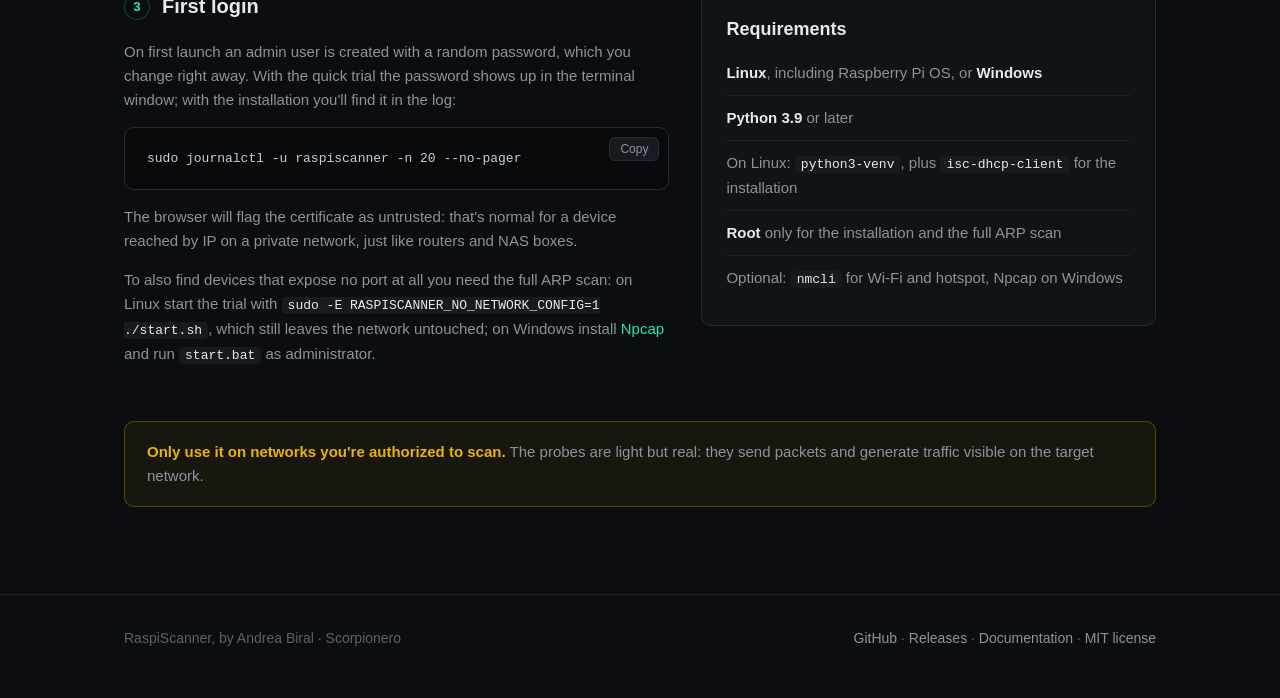
<file: en/index.html>
<!doctype html>
<html lang="en">
<head>
<meta charset="utf-8">
<meta name="viewport" content="width=device-width, initial-scale=1">
<title>RaspiScanner · network scanner for video surveillance installations</title>
<meta name="description" content="Open-source network scanner for Raspberry Pi: finds IP cameras, NVRs and network gear and reports what is exposed. Works offline, no telemetry.">
<meta name="theme-color" content="#0b0d10">
<link rel="canonical" href="https://raspiscanner.it/en/">
<meta property="og:type" content="website">
<meta property="og:url" content="https://raspiscanner.it/en/">
<meta property="og:title" content="RaspiScanner">
<meta property="og:description" content="Network scanner for video surveillance installations: it finds cameras, NVRs and network gear and tells you what is exposed.">
<meta property="og:site_name" content="RaspiScanner">
<meta property="og:image" content="https://raspiscanner.it/og-image.png">
<meta property="og:image:width" content="1200">
<meta property="og:image:height" content="630">
<meta property="og:image:alt" content="RaspiScanner dashboard with the devices found and issues by severity">
<meta name="twitter:card" content="summary_large_image">
<meta name="twitter:title" content="RaspiScanner · network scanner for video surveillance installations">
<meta name="twitter:description" content="Network scanner for video surveillance installations: it finds cameras, NVRs and network gear and tells you what is exposed.">
<meta name="twitter:image" content="https://raspiscanner.it/og-image.png">
<meta name="robots" content="index, follow, max-image-preview:large">
<script type="application/ld+json">
{
  "@context": "https://schema.org",
  "@type": "SoftwareApplication",
  "name": "RaspiScanner",
  "url": "https://raspiscanner.it/en/",
  "inLanguage": "en",
  "description": "Open-source network scanner for Raspberry Pi: finds IP cameras, NVRs and network gear and reports what is exposed. Works offline, no telemetry.",
  "applicationCategory": "SecurityApplication",
  "operatingSystem": "Linux, Raspberry Pi OS, Windows",
  "softwareVersion": "1.10.1",
  "license": "https://opensource.org/licenses/MIT",
  "isAccessibleForFree": true,
  "offers": {
    "@type": "Offer",
    "price": "0",
    "priceCurrency": "EUR"
  },
  "author": {
    "@type": "Person",
    "name": "Andrea Biral"
  },
  "downloadUrl": "https://github.com/Scorp1oner0/raspiscanner/archive/refs/heads/main.zip",
  "screenshot": "https://raspiscanner.it/dashboard.png",
  "sameAs": [
    "https://github.com/Scorp1oner0/raspiscanner"
  ]
}
</script>
<meta property="og:locale" content="en_US">
<meta property="og:locale:alternate" content="it_IT">
<link rel="alternate" hreflang="it" href="https://raspiscanner.it/">
<link rel="alternate" hreflang="en" href="https://raspiscanner.it/en/">
<link rel="alternate" hreflang="x-default" href="https://raspiscanner.it/en/">
<link rel="icon" href="/favicon.ico" sizes="48x48">
<link rel="icon" href="/favicon.svg" type="image/svg+xml">
<link rel="apple-touch-icon" href="/apple-touch-icon.png">
<style>
:root {
  color-scheme: dark;
  --bg: #0b0d10;
  --panel: #111417;
  --panel-2: #171b20;
  --border: #262b33;
  --border-soft: #1d2127;
  --text: #e7eaee;
  --text-dim: #8b93a1;
  --text-faint: #5b626f;
  --accent: #2ee6a6;
  --accent-fg: #06231a;
  --accent-dim: #0f4a38;
  --critical: #ef4444;
  --high: #f97316;
  --medium: #eab308;
  --radius: 10px;
  --font-ui: -apple-system, BlinkMacSystemFont, "Segoe UI", Roboto, Helvetica, Arial, sans-serif;
  --font-mono: "SFMono-Regular", Consolas, "Liberation Mono", Menlo, monospace;
}
* { box-sizing: border-box; }
html { scroll-behavior: smooth; }
body {
  margin: 0;
  background: var(--bg);
  color: var(--text);
  font: 16px/1.6 var(--font-ui);
  -webkit-font-smoothing: antialiased;
}
a { color: var(--accent); text-decoration: none; }
a:hover { text-decoration: underline; }
code, pre { font-family: var(--font-mono); }
.wrap { max-width: 1080px; margin: 0 auto; padding: 0 24px; }

header.top {
  position: sticky; top: 0; z-index: 10;
  background: rgba(11, 13, 16, 0.86);
  backdrop-filter: blur(8px);
  border-bottom: 1px solid var(--border-soft);
}
header.top .wrap { display: flex; align-items: center; justify-content: space-between; height: 60px; }
.brand { display: flex; align-items: center; gap: 10px; color: var(--text); font-weight: 600; }
.brand:hover { text-decoration: none; }
.brand svg { width: 26px; height: 26px; }
nav { display: flex; align-items: center; gap: 24px; font-size: 15px; }
.lang { display: flex; border: 1px solid var(--border); border-radius: 6px; overflow: hidden; font: 600 12px var(--font-mono); }
.lang a { padding: 4px 9px; color: var(--text-dim); }
.lang a[aria-current] { background: var(--panel-2); color: var(--text); }
nav a { color: var(--text-dim); }
nav a:hover { color: var(--text); text-decoration: none; }

.hero { padding: 88px 0 56px; }
.eyebrow {
  display: inline-flex; gap: 8px; align-items: center;
  font: 13px var(--font-mono); color: var(--text-dim);
  border: 1px solid var(--border); border-radius: 999px; padding: 4px 12px;
}
.eyebrow .dot { width: 7px; height: 7px; border-radius: 50%; background: var(--accent); }
h1 {
  font-size: clamp(34px, 5.4vw, 56px); line-height: 1.08; letter-spacing: -0.02em;
  margin: 22px 0 20px; max-width: 16ch; font-weight: 700;
}
.lead { font-size: 19px; color: var(--text-dim); max-width: 60ch; margin: 0 0 32px; }
.lead strong { color: var(--text); font-weight: 600; }
.ctas { display: flex; flex-wrap: wrap; gap: 12px; }
.btn {
  display: inline-flex; align-items: center; gap: 8px;
  padding: 11px 20px; border-radius: 8px; font-weight: 600; font-size: 15px;
  border: 1px solid var(--border); color: var(--text); background: var(--panel);
}
.btn:hover { text-decoration: none; border-color: #333a45; background: var(--panel-2); }
.btn.primary { background: var(--accent); color: var(--accent-fg); border-color: var(--accent); }
.btn.primary:hover { background: #4aedb5; }
.btn svg { width: 18px; height: 18px; }
.facts {
  display: flex; flex-wrap: wrap; gap: 8px 28px; margin: 36px 0 0; padding: 0; list-style: none;
  font-size: 14px; color: var(--text-dim);
}
.facts li::before { content: "✓"; color: var(--accent); margin-right: 8px; }

.shot { padding: 8px 0 32px; }
.window {
  border: 1px solid var(--border); border-radius: 12px; overflow: hidden;
  background: var(--panel);
  box-shadow: 0 1px 2px rgba(0,0,0,.3), 0 30px 80px rgba(0,0,0,.45), 0 0 0 1px rgba(46,230,166,.04);
}
.window .bar { display: flex; gap: 7px; padding: 11px 14px; border-bottom: 1px solid var(--border-soft); }
.window .bar i { width: 11px; height: 11px; border-radius: 50%; background: #262b33; }
.window .bar span { margin-left: 10px; font: 12px var(--font-mono); color: var(--text-faint); }
.window img { display: block; width: 100%; height: auto; }
.caption { font-size: 13px; color: var(--text-faint); margin-top: 12px; text-align: center; }

section.block { padding: 72px 0; border-top: 1px solid var(--border-soft); }
.kicker { font: 13px var(--font-mono); color: var(--accent); text-transform: uppercase; letter-spacing: .08em; margin: 0 0 10px; }
h2 { font-size: clamp(26px, 3.4vw, 34px); line-height: 1.2; letter-spacing: -0.01em; margin: 0 0 14px; }
.sub { color: var(--text-dim); max-width: 62ch; margin: 0 0 40px; }

.steps { display: grid; grid-template-columns: repeat(3, 1fr); gap: 16px; counter-reset: step; }
.card {
  background: var(--panel); border: 1px solid var(--border); border-radius: var(--radius);
  padding: 24px;
}
.steps .card { counter-increment: step; }
.steps .card::before {
  content: counter(step, decimal-leading-zero);
  display: block; font: 600 13px var(--font-mono); color: var(--accent); margin-bottom: 14px;
}
.card h3 { margin: 0 0 8px; font-size: 18px; }
.card p { margin: 0; color: var(--text-dim); font-size: 15px; }

.chips { display: flex; flex-wrap: wrap; gap: 10px; margin: 0 0 20px; padding: 0; list-style: none; }
.chips li {
  font-size: 14px; padding: 7px 14px; border-radius: 999px;
  border: 1px solid var(--border); background: var(--panel); color: var(--text);
}
.chips li.hot { border-color: var(--accent-dim); background: rgba(46,230,166,.07); color: var(--accent); }
.note { font-size: 14px; color: var(--text-faint); margin: 0; }

.split { display: grid; grid-template-columns: 1fr 1fr; gap: 32px; align-items: start; }
pre.term {
  margin: 0; padding: 20px 22px; overflow-x: auto;
  background: #07090b; border: 1px solid var(--border); border-radius: var(--radius);
  font-size: 13px; line-height: 1.65; color: #c9ced6;
}
pre.term .p { color: var(--text-faint); }
pre.term .h { color: var(--text); font-weight: 600; }
pre.term .w { color: var(--medium); }
pre.term .c { color: var(--critical); }
pre.term .m { color: var(--medium); }
pre.term .l { color: var(--text-dim); }
.findings { margin: 0; padding: 0; list-style: none; }
.findings li { display: flex; gap: 14px; padding: 14px 0; border-bottom: 1px solid var(--border-soft); }
.findings li:last-child { border-bottom: 0; }
.sev {
  flex: none; align-self: flex-start; margin-top: 2px;
  font: 600 11px var(--font-mono); text-transform: uppercase; letter-spacing: .05em;
  padding: 3px 8px; border-radius: 4px; border: 1px solid;
}
.sev.c { color: var(--critical); border-color: rgba(239,68,68,.4); }
.sev.h { color: var(--high); border-color: rgba(249,115,22,.4); }
.sev.m { color: var(--medium); border-color: rgba(234,179,8,.4); }
.findings b { display: block; font-weight: 600; }
.findings span { color: var(--text-dim); font-size: 14px; }

.nots { display: grid; grid-template-columns: repeat(2, 1fr); gap: 16px; }
.nots .card h3::before { content: "✕"; color: var(--text-faint); margin-right: 10px; font-weight: 400; }

.install { display: grid; grid-template-columns: 1.2fr 1fr; gap: 32px; align-items: start; }
.split > *, .install > *, .steps > *, .nots > *, .options > *, .fetch > * { min-width: 0; }
.num {
  display: inline-grid; place-items: center; width: 26px; height: 26px; margin-right: 12px;
  border-radius: 50%; border: 1px solid var(--accent-dim); color: var(--accent);
  font: 600 13px var(--font-mono); vertical-align: 2px;
}
.step-title { font-size: 20px; margin: 48px 0 18px; }
.fetch { display: grid; grid-template-columns: 1.6fr 1fr; gap: 32px; align-items: end; }
.fetch h3 { font-size: 20px; margin: 0 0 18px; }
.fetch .cmd { margin: 0; }
.or p { color: var(--text-dim); font-size: 15px; margin: 0 0 12px; }
.options { display: grid; grid-template-columns: repeat(3, 1fr); gap: 16px; }
.options .card { display: flex; flex-direction: column; }
.options .cmd { margin: 14px 0 16px; }
.options .card p:last-child { margin-top: 0; }
.tag { font: 12px var(--font-mono) !important; color: var(--text-faint) !important; text-transform: uppercase; letter-spacing: .06em; margin: 0 0 6px !important; }
.options code, .install p code { font-size: 13px; background: var(--panel-2); padding: 1px 6px; border-radius: 4px; color: var(--text); }
.options + .install { margin-top: 48px; }
.install .step-title { margin-top: 0; }
.cmd { position: relative; margin: 0 0 14px; }
.cmd pre.term { padding-right: 84px; }
.copy {
  position: absolute; top: 10px; right: 10px;
  font: 12px var(--font-ui); color: var(--text-dim); background: var(--panel-2);
  border: 1px solid var(--border); border-radius: 6px; padding: 4px 10px; cursor: pointer;
}
.copy:hover { color: var(--text); }
.req { margin: 0; padding: 0; list-style: none; }
.req li { padding: 10px 0; border-bottom: 1px solid var(--border-soft); color: var(--text-dim); font-size: 15px; }
.req li:last-child { border-bottom: 0; }
.req b { color: var(--text); font-weight: 600; }
.req code, .install p code { font-size: 13px; background: var(--panel-2); padding: 1px 6px; border-radius: 4px; color: var(--text); }
.install p { color: var(--text-dim); font-size: 15px; }

.warn {
  margin-top: 40px; padding: 18px 22px; border-radius: var(--radius);
  border: 1px solid rgba(234,179,8,.3); background: rgba(234,179,8,.06);
  color: var(--text-dim); font-size: 15px;
}
.warn b { color: var(--medium); }

footer { border-top: 1px solid var(--border-soft); padding: 32px 0 48px; color: var(--text-faint); font-size: 14px; }
footer .wrap { display: flex; flex-wrap: wrap; gap: 12px 28px; justify-content: space-between; }
footer a { color: var(--text-dim); }

@media (max-width: 860px) {
  .steps, .split, .install, .nots, .options, .fetch { grid-template-columns: 1fr; }
  .hero { padding: 56px 0 40px; }
  section.block { padding: 56px 0; }
}
@media (max-width: 560px) {
  .wrap { padding: 0 16px; }
  nav a.opt { display: none; }
  nav { gap: 16px; }
  .lead { font-size: 17px; }
  .btn { flex: 1 1 auto; justify-content: center; }
  .window .bar span { display: none; }
}
</style>
</head>
<body>

<header class="top">
  <div class="wrap">
    <a class="brand" href="#">
      <svg viewBox="0 0 32 32" aria-hidden="true"><rect width="32" height="32" rx="7" fill="#111417" stroke="#262b33"/><circle cx="16" cy="16" r="3" fill="#2ee6a6"/><circle cx="16" cy="16" r="8" fill="none" stroke="#2ee6a6" stroke-width="2" opacity=".6"/><circle cx="16" cy="16" r="13" fill="none" stroke="#2ee6a6" stroke-width="2" opacity=".3"/></svg>
      RaspiScanner
    </a>
    <nav>
      <a class="opt" href="#how-it-works">How it works</a>
      <a href="#install">Install</a>
      <a href="https://github.com/Scorp1oner0/raspiscanner">GitHub</a>
      <span class="lang"><a href="../" data-lang="it" hreflang="it" lang="it">IT</a><a href="./" data-lang="en" aria-current="page">EN</a></span>
    </nav>
  </div>
</header>

<main>
  <section class="hero">
    <div class="wrap">
      <span class="eyebrow"><span class="dot"></span>v1.10.1 · open source · MIT license</span>
      <h1>The network scanner for people who install video surveillance.</h1>
      <p class="lead">Plug a Raspberry Pi into the network. It configures itself, finds <strong>IP cameras, NVRs, DVRs and network gear</strong>, and hands you a report of what is exposed: open Telnet, reachable RTSP, admin panels without HTTPS.</p>
      <div class="ctas">
        <a class="btn primary" href="https://github.com/Scorp1oner0/raspiscanner">
          <svg viewBox="0 0 16 16" fill="currentColor" aria-hidden="true"><path d="M8 0C3.58 0 0 3.58 0 8c0 3.54 2.29 6.53 5.47 7.59.4.07.55-.17.55-.38 0-.19-.01-.82-.01-1.49-2.01.37-2.53-.49-2.69-.94-.09-.23-.48-.94-.82-1.13-.28-.15-.68-.52-.01-.53.63-.01 1.08.58 1.23.82.72 1.21 1.87.87 2.33.66.07-.52.28-.87.51-1.07-1.78-.2-3.64-.89-3.64-3.95 0-.87.31-1.59.82-2.15-.08-.2-.36-1.02.08-2.12 0 0 .67-.21 2.2.82.64-.18 1.32-.27 2-.27.68 0 1.36.09 2 .27 1.53-1.04 2.2-.82 2.2-.82.44 1.1.16 1.92.08 2.12.51.56.82 1.27.82 2.15 0 3.07-1.87 3.75-3.65 3.95.29.25.54.73.54 1.48 0 1.07-.01 1.93-.01 2.2 0 .21.15.46.55.38A8.013 8.013 0 0016 8c0-4.42-3.58-8-8-8z"/></svg>
          Code on GitHub
        </a>
        <a class="btn" href="#install">How to install</a>
      </div>
      <ul class="facts">
        <li>Works offline</li>
        <li>No telemetry</li>
        <li>Linux, Raspberry Pi and Windows</li>
        <li>Web dashboard and command line</li>
        <li>About 11 seconds for a /24 with 4 devices on a Pi 3B+</li>
      </ul>
    </div>
  </section>

  <section class="shot">
    <div class="wrap">
      <div class="window">
        <div class="bar"><i></i><i></i><i></i><span>https://raspiscanner.local:7332</span></div>
        <img src="../dashboard.png" width="1700" height="1330" alt="RaspiScanner dashboard: counters for devices, cameras and issues by severity and the table of devices found in an example network with switches, an NVR and eight cameras">
      </div>
      <p class="caption">Example data: a site with a core switch, two switches for the cameras, an NVR and eight cameras from different makers. Not anyone's real network.</p>
    </div>
  </section>

  <section class="shot">
    <div class="wrap">
      <div class="window">
        <div class="bar"><i></i><i></i><i></i><span>https://raspiscanner.local:7332</span></div>
        <img src="../network-map.png" width="1100" height="1488" alt="The example network map: the switch at the centre with every device on its port, the cameras under the switch they are plugged into and the Wi-Fi devices under their access point" loading="lazy">
      </div>
      <p class="caption">The map of the same example: the switch at the centre, the cameras under the switch they are plugged into, the Wi-Fi devices under their access point. The port number is shown only where the switch answers the default SNMP community.</p>
    </div>
  </section>

  <section class="block" id="how-it-works">
    <div class="wrap">
      <p class="kicker">How it works</p>
      <h2>You don't need to know the network in advance.</h2>
      <p class="sub">Built for the installation you didn't set up: unknown subnet, no documentation, one free port on the switch.</p>
      <div class="steps">
        <div class="card">
          <h3>Plug in</h3>
          <p>Ethernet, Wi-Fi or an active VPN. It tries DHCP; if nothing answers, it tries the most common private subnets and keeps the one where it finds devices. If it finds more than one, it doesn't guess: it asks you.</p>
        </div>
        <div class="card">
          <h3>Scan</h3>
          <p>For each device: TCP ports and HTTP banners, ONVIF for the real make and model, mDNS, vendor from the MAC with an offline database, reverse DNS, plus LLDP/CDP, SNMP and IPv6 when available. On a suspicious device you can run a deep scan of all 65535 ports.</p>
        </div>
        <div class="card">
          <h3>Read the report</h3>
          <p>Devices grouped by category, issues found and a risk summary from critical to low. From the dashboard, as PDF (with the network map), CSV or JSON, or from the terminal with <code>--report</code>.</p>
        </div>
      </div>
    </div>
  </section>

  <section class="block">
    <div class="wrap">
      <p class="kicker">Classification</p>
      <h2>It can tell a camera from an NVR.</h2>
      <p class="sub">Every device goes through four independent classifiers, and the most specific one wins.</p>
      <ul class="chips">
        <li class="hot">Camera</li>
        <li class="hot">NVR / DVR</li>
        <li>Router</li>
        <li>Switch</li>
        <li>Access point</li>
        <li>Raspberry Pi and IoT</li>
        <li>Windows PC</li>
        <li>Mac</li>
        <li>Phone and tablet</li>
        <li>Network printer</li>
        <li>Generic</li>
      </ul>
      <p class="note">Cameras and recorders are recognized by the protocols they speak, not by the brand in the MAC address.</p>
    </div>
  </section>

  <section class="block">
    <div class="wrap split">
      <div>
        <p class="kicker">The report</p>
        <h2>What is exposed, in plain words.</h2>
        <p class="sub">Active but non-intrusive probes: a normal connection, like anyone on the same network could make.</p>
        <ul class="findings">
          <li><span class="sev c">Critical</span><div><b>Telnet open on a camera or NVR</b><span>The favorite port of IoT botnets. High on other devices.</span></div></li>
          <li><span class="sev h">High</span><div><b>Admin panel over HTTP only</b><span>No encrypted alternative: the password travels in clear text.</span></div></li>
          <li><span class="sev m">Medium</span><div><b>RTSP reachable</b><span>The video stream port answers. Credentials are not tested.</span></div></li>
        </ul>
      </div>
      <pre class="term"><span class="p">$ sudo python3 raspi-scanner.py --report</span>

<span class="h">NETWORK ASSESSMENT</span>
────────────────────────────

Network: 192.168.10.0/24

4 devices discovered
Summary: 1 camera, 1 NVR/DVR, 1 network device,
         5 security findings

<span class="h">SECURITY</span>
  <span class="w">⚠</span> Telnet exposed
    192.168.10.10 (Hikvision NVR)
  <span class="w">⚠</span> HTTP service detected, no HTTPS available
    192.168.10.1 (TP-Link network device)
  <span class="w">⚠</span> RTSP exposed (stream reachability not verified)
    192.168.10.10 (Hikvision NVR)

<span class="h">RISK SUMMARY</span>
  <span class="c">Critical: 1</span>
  High:     0
  <span class="m">Medium:   3</span>
  <span class="l">Low:      1</span></pre>
    </div>
  </section>

  <section class="block">
    <div class="wrap">
      <p class="kicker">Stated limits</p>
      <h2>What it doesn't do.</h2>
      <p class="sub">Better to know before than to find out on site.</p>
      <div class="nots">
        <div class="card"><h3>Not a vulnerability scanner</h3><p>No logins, no password guessing, no exploits, no CVE matching. It says what a service exposes, not whether it's actually exploitable.</p></div>
        <div class="card"><h3>No MAC beyond the router</h3><p>ARP doesn't cross routers. Networks reached through routing or VPN are still scanned, but without MAC or vendor.</p></div>
        <div class="card"><h3>No multi-hop maps</h3><p>Topology goes one hop: the gateway and the neighbors announced via LLDP/CDP.</p></div>
        <div class="card"><h3>Sends data to no one</h3><p>No telemetry and no cloud service. Everything it needs, including the TLS certificate, stays on the device.</p></div>
      </div>
    </div>
  </section>

  <section class="block" id="install">
    <div class="wrap">
      <p class="kicker">Installation</p>
      <h2>Try it in two minutes, install it when you need to.</h2>
      <p class="sub">The trial installs nothing and doesn't touch the network configuration. The installation turns a Raspberry Pi into a dedicated appliance to leave on site.</p>

      <div class="fetch">
        <div>
          <h3><span class="num">1</span>Get the code</h3>
          <div class="cmd">
            <pre class="term" id="cmd-clone">git clone https://github.com/Scorp1oner0/raspiscanner.git
cd raspiscanner</pre>
            <button class="copy" type="button" data-copy="cmd-clone">Copy</button>
          </div>
        </div>
        <div class="or">
          <p>Without git, or on Windows:</p>
          <a class="btn" href="https://github.com/Scorp1oner0/raspiscanner/archive/refs/heads/main.zip">Download the zip</a>
        </div>
      </div>

      <h3 class="step-title"><span class="num">2</span>Start it</h3>
      <div class="options">
        <div class="card">
          <p class="tag">Linux and Raspberry Pi</p>
          <h3>Quick trial</h3>
          <div class="cmd">
            <pre class="term" id="cmd-start">./start.sh</pre>
            <button class="copy" type="button" data-copy="cmd-start">Copy</button>
          </div>
          <p>Creates an isolated Python environment and opens the dashboard at <code>https://127.0.0.1:7332</code>. Stop it with Ctrl-C and it leaves nothing behind.</p>
        </div>
        <div class="card">
          <p class="tag">Windows</p>
          <h3>Double-click</h3>
          <div class="cmd">
            <pre class="term">start.bat</pre>
          </div>
          <p>Needs Python 3.9 or later from <a href="https://www.python.org/downloads/">python.org</a>, installed with "Add Python to PATH" checked. The laptop's network is only read, never changed.</p>
        </div>
        <div class="card">
          <p class="tag">Dedicated Raspberry Pi</p>
          <h3>Installation</h3>
          <div class="cmd">
            <pre class="term" id="cmd-install">sudo ./install.sh</pre>
            <button class="copy" type="button" data-copy="cmd-install">Copy</button>
          </div>
          <p>A system service that starts at boot. The Pi configures its own network interface and can act as a Wi-Fi hotspot so you can reach it without a cable.</p>
        </div>
      </div>

      <div class="install">
        <div>
          <h3 class="step-title"><span class="num">3</span>First login</h3>
          <p>On first launch an admin user is created with a random password, which you change right away. With the quick trial the password shows up in the terminal window; with the installation you'll find it in the log:</p>
          <div class="cmd">
            <pre class="term" id="cmd-log">sudo journalctl -u raspiscanner -n 20 --no-pager</pre>
            <button class="copy" type="button" data-copy="cmd-log">Copy</button>
          </div>
          <p>The browser will flag the certificate as untrusted: that's normal for a device reached by IP on a private network, just like routers and NAS boxes.</p>
          <p>To also find devices that expose no port at all you need the full ARP scan: on Linux start the trial with <code>sudo -E RASPISCANNER_NO_NETWORK_CONFIG=1 ./start.sh</code>, which still leaves the network untouched; on Windows install <a href="https://npcap.com">Npcap</a> and run <code>start.bat</code> as administrator.</p>
        </div>
        <div class="card">
          <h3>Requirements</h3>
          <ul class="req">
            <li><b>Linux</b>, including Raspberry Pi OS, or <b>Windows</b></li>
            <li><b>Python 3.9</b> or later</li>
            <li>On Linux: <code>python3-venv</code>, plus <code>isc-dhcp-client</code> for the installation</li>
            <li><b>Root</b> only for the installation and the full ARP scan</li>
            <li>Optional: <code>nmcli</code> for Wi-Fi and hotspot, Npcap on Windows</li>
          </ul>
        </div>
      </div>
    </div>
    <div class="wrap">
      <p class="warn"><b>Only use it on networks you're authorized to scan.</b> The probes are light but real: they send packets and generate traffic visible on the target network.</p>
    </div>
  </section>
</main>

<footer>
  <div class="wrap">
    <span>RaspiScanner, by Andrea Biral · Scorpionero</span>
    <span><a href="https://github.com/Scorp1oner0/raspiscanner">GitHub</a> · <a href="https://github.com/Scorp1oner0/raspiscanner/releases">Releases</a> · <a href="https://github.com/Scorp1oner0/raspiscanner#readme">Documentation</a> · <a href="https://github.com/Scorp1oner0/raspiscanner/blob/main/LICENSE">MIT license</a></span>
  </div>
</footer>

<script>
document.querySelectorAll('[data-lang]').forEach(function (a) {
  a.addEventListener('click', function () {
    try { localStorage.setItem('raspiscanner-lang', a.dataset.lang); } catch (e) {}
  });
});
document.querySelectorAll('.copy').forEach(function (b) {
  b.addEventListener('click', function () {
    var t = document.getElementById(b.dataset.copy).textContent;
    navigator.clipboard.writeText(t).then(function () {
      b.textContent = 'Copied';
      setTimeout(function () { b.textContent = 'Copy'; }, 1500);
    });
  });
});
</script>
</body>
</html>
</file>
